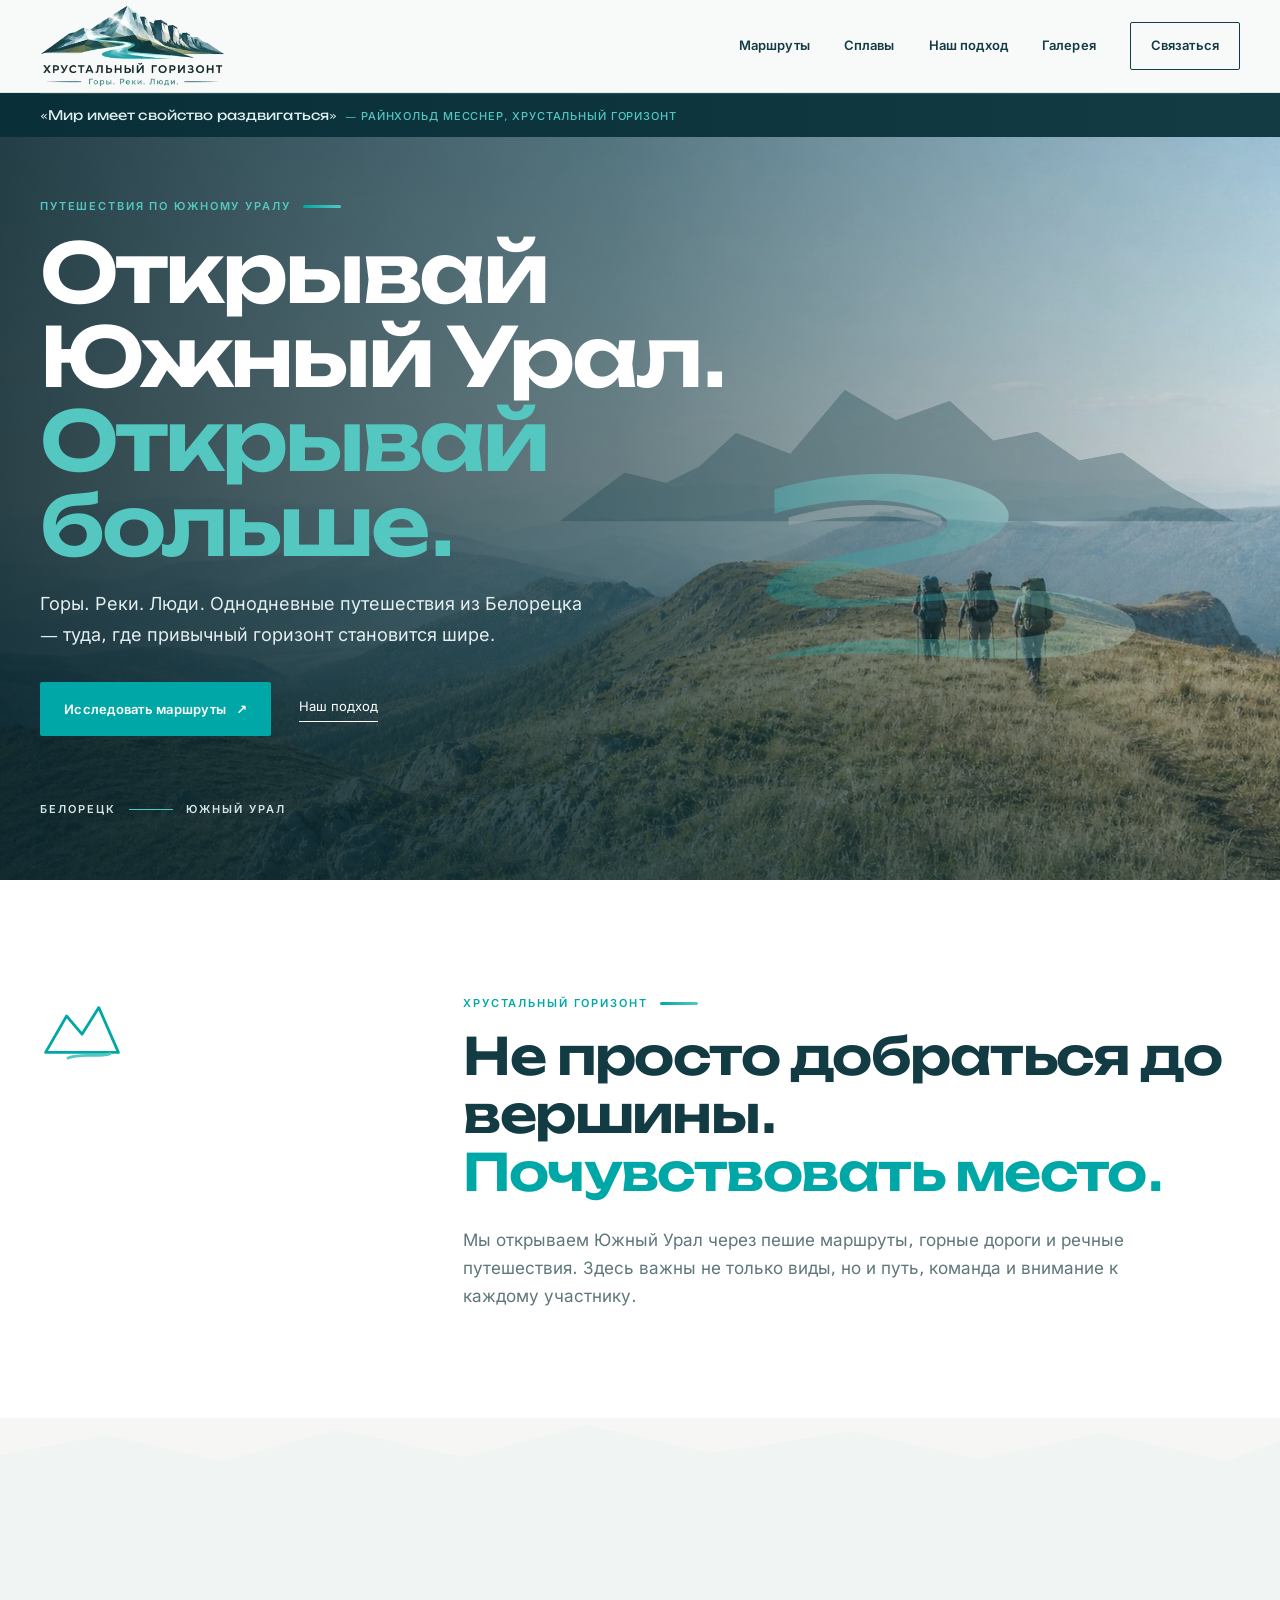
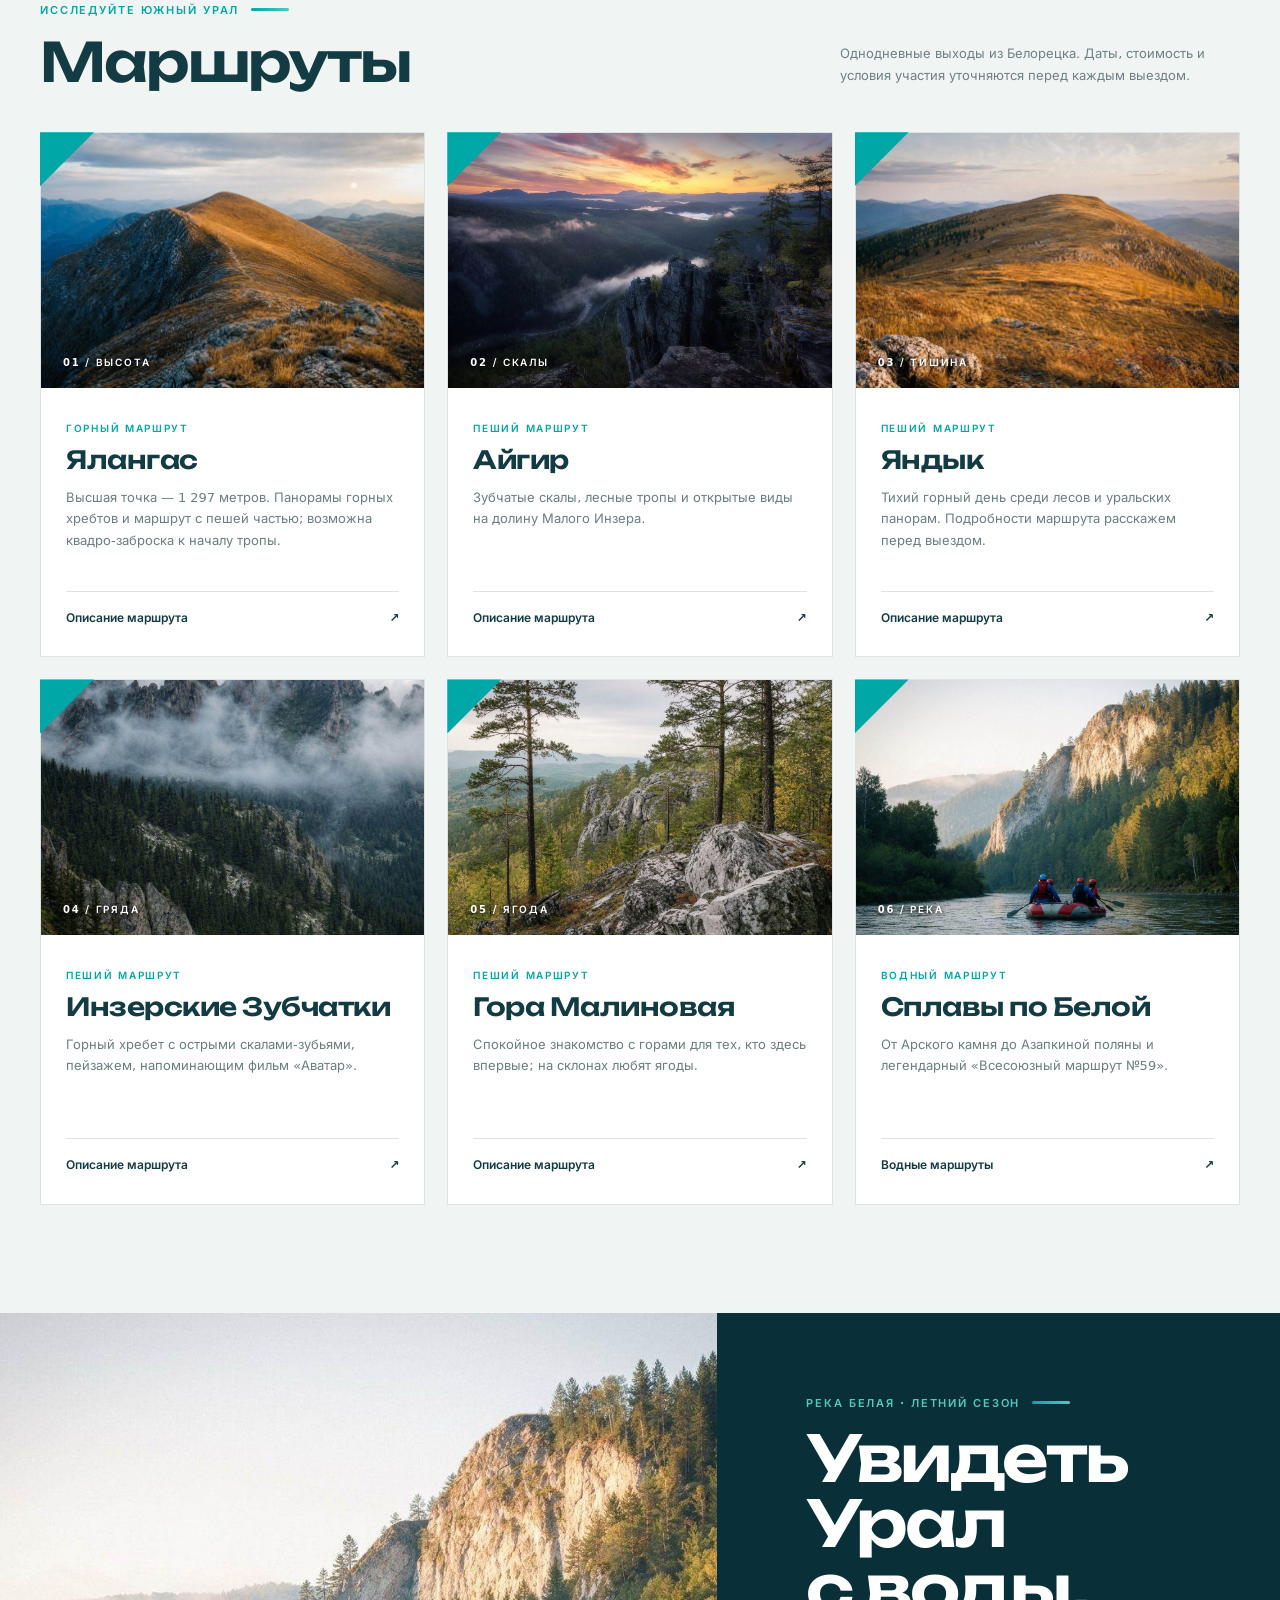
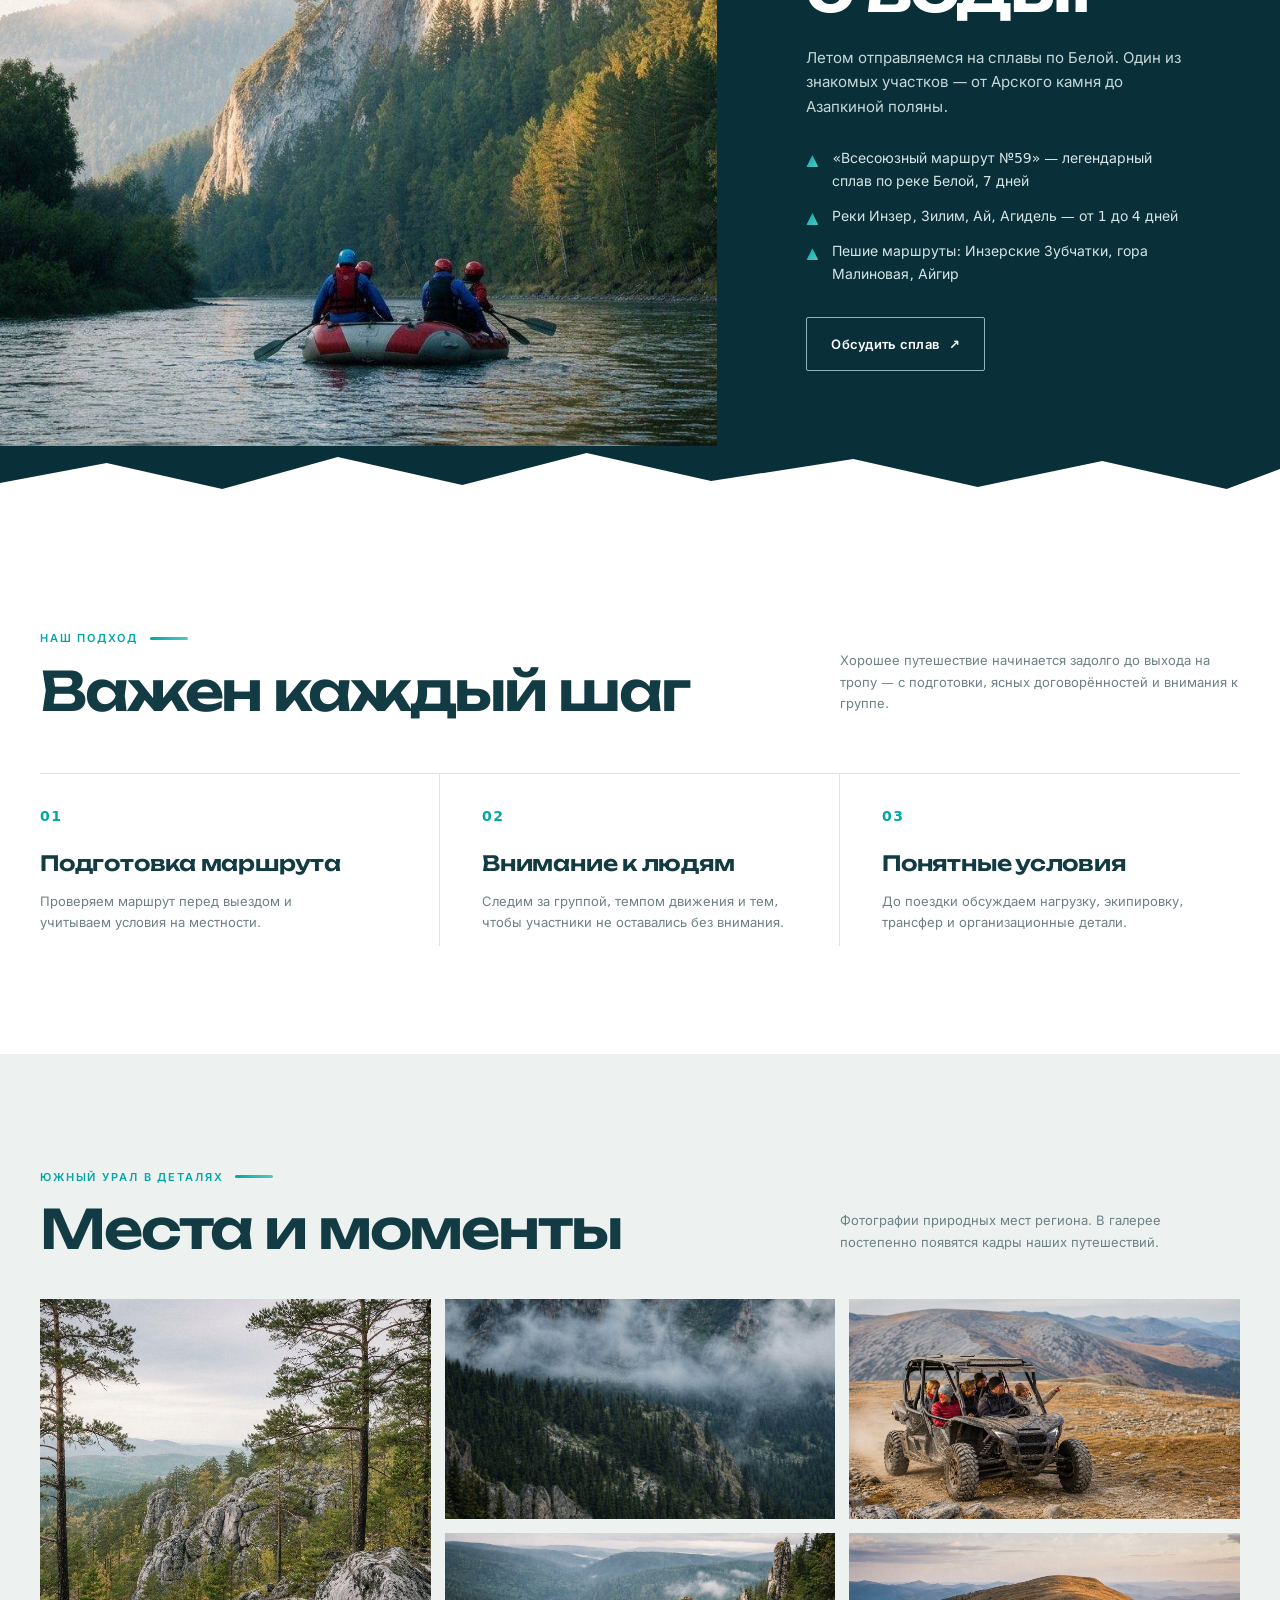
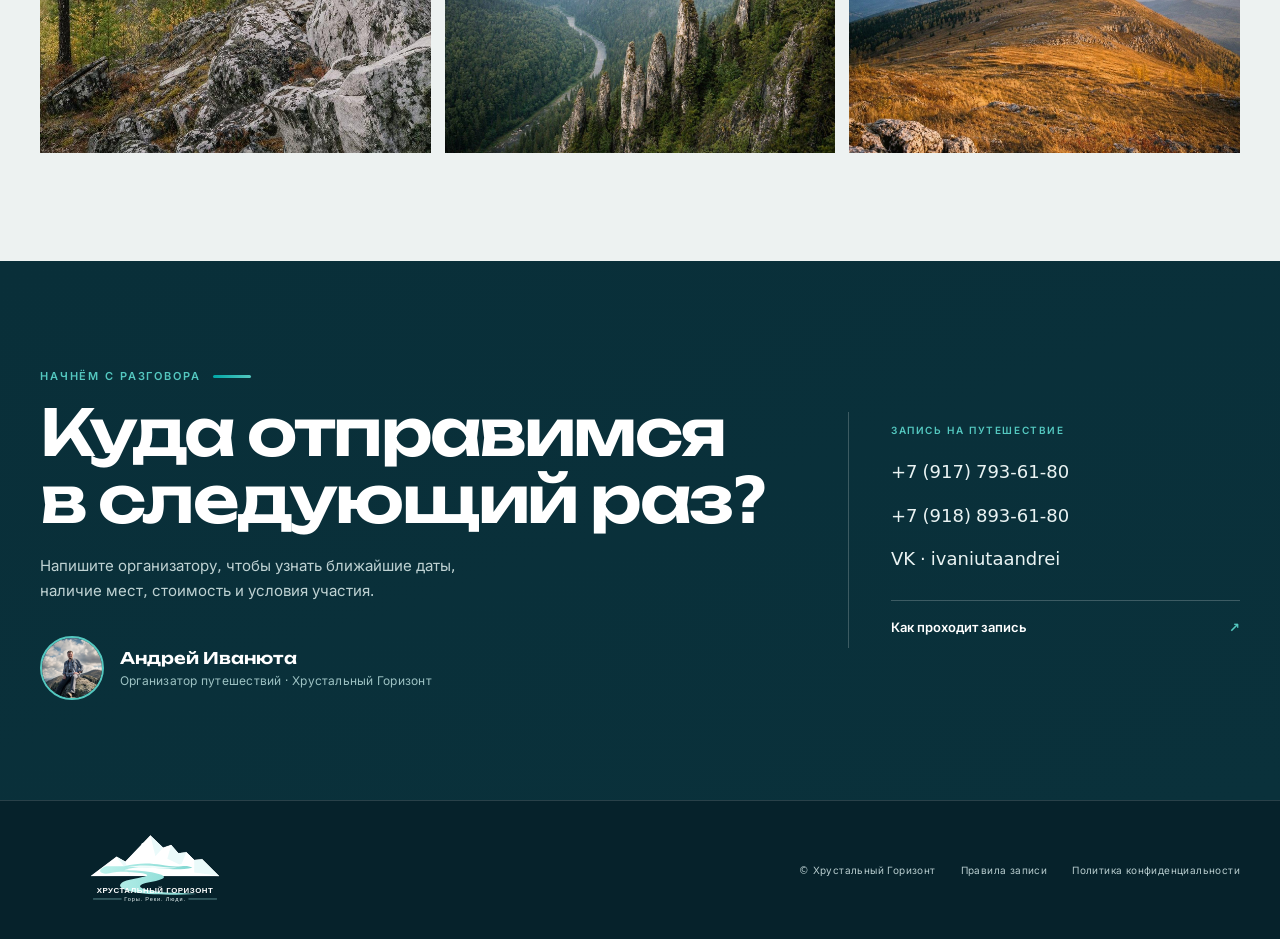
<file: index.html>
<!doctype html>
<html lang="ru">
<head>
  <meta charset="utf-8">
  <meta name="viewport" content="width=device-width, initial-scale=1">
  <title>Хрустальный Горизонт — путешествия по Южному Уралу</title>
  <meta name="description" content="Однодневные походы из Белорецка: Ялангас, Айгир, Яндык. Летние сплавы по реке Белой. Пешие и водные маршруты по Башкирии. Открывай Южный Урал. Открывай больше.">
  <meta name="theme-color" content="#123b43">
  <meta name="robots" content="index,follow">
  <link rel="canonical" href="https://dtm752.github.io/test5/">
  <meta property="og:type" content="website">
  <meta property="og:locale" content="ru_RU">
  <meta property="og:title" content="Хрустальный Горизонт — Горы. Реки. Люди.">
  <meta property="og:description" content="Путешествия по Южному Уралу из Белорецка. Открывай Южный Урал. Открывай больше.">
  <meta property="og:image" content="assets/og-cover.jpg">
  <link rel="icon" href="assets/favicon.svg" type="image/svg+xml">
  <link rel="stylesheet" href="styles.css">
  <script type="application/ld+json">
  {"@context":"https://schema.org","@type":"Organization","name":"Хрустальный Горизонт","description":"Однодневные путешествия по Южному Уралу из Белорецка: Ялангас, Айгир, Яндык и летние сплавы по реке Белой.","areaServed":{"@type":"Place","name":"Белорецк и Южный Урал"},"url":"https://dtm752.github.io/test5/"}
  </script>
</head>
<body>
<a class="skip" href="#main">Перейти к содержанию</a>

<!-- ===== Шапка ===== -->
<header class="header">
  <div class="wrap header-inner">
    <a class="brand" href="#top" aria-label="Хрустальный Горизонт — главная">
      <img src="assets/logo-approved.webp" alt="Хрустальный Горизонт. Горы. Реки. Люди.">
    </a>
    <button class="menu" type="button" aria-expanded="false" aria-controls="nav"><span>Меню</span><span aria-hidden="true">☰</span></button>
    <nav id="nav" aria-label="Основная навигация">
      <a href="#routes">Маршруты</a>
      <a href="#river">Сплавы</a>
      <a href="#about">Наш подход</a>
      <a href="#gallery">Галерея</a>
      <a class="nav-cta" href="#contacts">Связаться</a>
    </nav>
  </div>
</header>
<!-- Цитата в шапке -->
<div class="header-quote">
  <div class="wrap">
    <p>«Мир имеет свойство раздвигаться» <span>— Райнхольд Месснер, Хрустальный Горизонт</span></p>
  </div>
</div>

<main id="main">

  <!-- ===== Hero ===== -->
  <section class="hero" id="top">
    <div class="hero-photo" role="img" aria-label="Горный хребет Южного Урала в утренней дымке"></div>
    <div class="hero-overlay"></div>
    <!-- Знак бренда как часть дизайна: гранёные горы и река из логотипа -->
    <svg class="logo-watermark" viewBox="0 0 1200 470" preserveAspectRatio="xMidYMid meet" aria-hidden="true">
      <defs>
        <linearGradient id="wmDark" x1="0" y1="0" x2="1" y2="1"><stop stop-color="#0a323c"/><stop offset="1" stop-color="#0d3c46"/></linearGradient>
        <linearGradient id="wmRiver" x1="0" y1="0" x2="1" y2="0"><stop stop-color="#00a7a7"/><stop offset=".55" stop-color="#54c8c0"/><stop offset="1" stop-color="#d8f3ed"/></linearGradient>
      </defs>
      <g transform="translate(0 5)">
        <path d="M75 250 176 174 260 195 350 112 435 145 520 45 600 92 684 62 752 124 821 110 886 155 953 143 1032 198 1128 250Z" fill="url(#wmDark)"/>
        <path d="m75 250 101-76 84 21 90-83 85 33 85-100 80 47 84-30 68 62 69-14 65 45 67-12 79 55-147-4-70-34-91 24-83-37-90 25-84-32-82 40-96-14-86 43Z" fill="#0c3742"/>
        <path d="M410 238c88-25 168-27 228-10 55 15 57 34 8 48-54 15-128 22-195 43-42 13-65 31-49 47 24 24 111 22 198 13 111-11 184-8 233 6 36 11 42 23 19 34-33 16-116 17-198 15-108-2-208 10-260 32 96-12 191-11 281-5 119 8 227 3 278-22 37-18 26-44-31-63-70-23-170-22-277-11-89 9-153 10-171-2-13-9 5-18 43-29 75-21 164-30 214-50 67-27 58-67-18-91-85-27-211-20-303 7Z" fill="url(#wmRiver)"/>
        <path d="M432 244c79-23 160-25 215-9 25 7 31 15 20 23-25-13-80-18-130-15-40 2-75 7-105 13Z" fill="#f4f1e8" opacity=".6"/>
      </g>
    </svg>
    <div class="wrap hero-inner">
      <p class="eyebrow light">Путешествия по Южному Уралу</p>
      <h1>Открывай Южный Урал.<br><em>Открывай больше.</em></h1>
      <p class="hero-sub">Горы. Реки. Люди. Однодневные путешествия из Белорецка — туда, где привычный горизонт становится шире.</p>
      <div class="hero-actions">
        <a class="btn btn-primary" href="#routes">Исследовать маршруты <span aria-hidden="true">↗</span></a>
        <a class="text-link light-link" href="#about">Наш подход</a>
      </div>
      <div class="hero-signature"><span>Белорецк</span><i></i><span>Южный Урал</span></div>
    </div>
  </section>

  <!-- ===== Intro ===== -->
  <section class="section intro">
    <div class="wrap intro-grid">
      <div class="intro-mark">
        <svg viewBox="0 0 120 120" aria-hidden="true">
          <polygon points="8,92 38,40 60,66 84,28 112,92" fill="none" stroke="#00a7a7" stroke-width="4" stroke-linejoin="round"/>
          <path d="M40 100 C 60 92 80 100 100 94" fill="none" stroke="#54c8c0" stroke-width="4" stroke-linecap="round"/>
        </svg>
      </div>
      <div>
        <p class="eyebrow">Хрустальный Горизонт</p>
        <h2>Не просто добраться до вершины.<br><em>Почувствовать место.</em></h2>
        <p class="intro-copy">Мы открываем Южный Урал через пешие маршруты, горные дороги и речные путешествия. Здесь важны не только виды, но и путь, команда и внимание к каждому участнику.</p>
      </div>
    </div>
  </section>

  <!-- гранёный разделитель -->
  <div class="ridge" aria-hidden="true">
    <svg viewBox="0 0 1440 70" preserveAspectRatio="none"><path d="M0 70 0 38 120 18 250 44 380 12 520 40 660 8 800 36 960 14 1100 42 1240 16 1380 44 1440 24 1440 70Z" fill="#f0f4f3"/></svg>
  </div>

  <!-- ===== Маршруты ===== -->
  <section class="section routes" id="routes">
    <div class="wrap">
      <div class="section-head">
        <div>
          <p class="eyebrow">Исследуйте Южный Урал</p>
          <h2>Маршруты</h2>
        </div>
        <p class="section-note">Однодневные выходы из Белорецка. Даты, стоимость и условия участия уточняются перед каждым выездом.</p>
      </div>
      <div class="route-grid">
        <article class="route-card">
          <a class="route-image" href="pages/marshrut-yalangas.html">
            <img src="assets/img/yalangas-ridge.jpg" alt="Горный хребет Ялангас — скальные гребни Южного Урала" loading="lazy">
            <span class="image-index">01 / ВЫСОТА</span>
          </a>
          <div class="route-info">
            <p class="eyebrow">Горный маршрут</p>
            <h3>Ялангас</h3>
            <p>Высшая точка — 1 297 метров. Панорамы горных хребтов и маршрут с пешей частью; возможна квадро-заброска к началу тропы.</p>
            <a class="arrow-link" href="pages/marshrut-yalangas.html">Описание маршрута <span>↗</span></a>
          </div>
        </article>
        <article class="route-card">
          <a class="route-image" href="pages/marshrut-aigir.html">
            <img src="assets/img/aigir-new.jpg" alt="Горные скалы Айгира в Белорецком районе" loading="lazy">
            <span class="image-index">02 / СКАЛЫ</span>
          </a>
          <div class="route-info">
            <p class="eyebrow">Пеший маршрут</p>
            <h3>Айгир</h3>
            <p>Зубчатые скалы, лесные тропы и открытые виды на долину Малого Инзера.</p>
            <a class="arrow-link" href="pages/marshrut-aigir.html">Описание маршрута <span>↗</span></a>
          </div>
        </article>
        <article class="route-card">
          <a class="route-image" href="pages/marshrut-yandyk.html">
            <img src="assets/img/yandyk.jpg" alt="Лесистый горный массив Яндыка" loading="lazy">
            <span class="image-index">03 / ТИШИНА</span>
          </a>
          <div class="route-info">
            <p class="eyebrow">Пеший маршрут</p>
            <h3>Яндык</h3>
            <p>Тихий горный день среди лесов и уральских панорам. Подробности маршрута расскажем перед выездом.</p>
            <a class="arrow-link" href="pages/marshrut-yandyk.html">Описание маршрута <span>↗</span></a>
          </div>
        </article>
        <article class="route-card">
          <a class="route-image" href="pages/marshrut-zubchatki.html">
            <img src="assets/img/zubchatki.jpg" alt="Инзерские Зубчатки — острые скальные гряды" loading="lazy">
            <span class="image-index">04 / ГРЯДА</span>
          </a>
          <div class="route-info">
            <p class="eyebrow">Пеший маршрут</p>
            <h3>Инзерские Зубчатки</h3>
            <p>Горный хребет с острыми скалами-зубьями, пейзажем, напоминающим фильм «Аватар».</p>
            <a class="arrow-link" href="pages/marshrut-zubchatki.html">Описание маршрута <span>↗</span></a>
          </div>
        </article>
        <article class="route-card">
          <a class="route-image" href="pages/marshrut-malinovaya.html">
            <img src="assets/img/malinovaya.jpg" alt="Гора Малиновая" loading="lazy">
            <span class="image-index">05 / ЯГОДА</span>
          </a>
          <div class="route-info">
            <p class="eyebrow">Пеший маршрут</p>
            <h3>Гора Малиновая</h3>
            <p>Спокойное знакомство с горами для тех, кто здесь впервые; на склонах любят ягоды.</p>
            <a class="arrow-link" href="pages/marshrut-malinovaya.html">Описание маршрута <span>↗</span></a>
          </div>
        </article>
        <article class="route-card">
          <a class="route-image" href="pages/marshrut-voda.html">
            <img src="assets/img/rafting.jpg" alt="Сплав по реке Белой в Башкирии" loading="lazy">
            <span class="image-index">06 / РЕКА</span>
          </a>
          <div class="route-info">
            <p class="eyebrow">Водный маршрут</p>
            <h3>Сплавы по Белой</h3>
            <p>От Арского камня до Азапкиной поляны и легендарный «Всесоюзный маршрут №59».</p>
            <a class="arrow-link" href="pages/marshrut-voda.html">Водные маршруты <span>↗</span></a>
          </div>
        </article>
      </div>
    </div>
  </section>

  <!-- ===== Сплавы / Водные маршруты ===== -->
  <section class="river-section" id="river">
    <div class="river-image">
      <img src="assets/img/rafting.jpg" alt="Сплав по реке Белой в Башкирии" loading="lazy">
    </div>
    <div class="river-copy">
      <p class="eyebrow light">Река Белая · летний сезон</p>
      <h2>Увидеть Урал<br>с воды.</h2>
      <p>Летом отправляемся на сплавы по Белой. Один из знакомых участков — от Арского камня до Азапкиной поляны.</p>
      <ul class="water-list">
        <li>«Всесоюзный маршрут №59» — легендарный сплав по реке Белой, 7 дней</li>
        <li>Реки Инзер, Зилим, Ай, Агидель — от 1 до 4 дней</li>
        <li>Пешие маршруты: Инзерские Зубчатки, гора Малиновая, Айгир</li>
      </ul>
      <a class="btn btn-outline" href="#contacts">Обсудить сплав <span aria-hidden="true">↗</span></a>
    </div>
  </section>

  <!-- гранёный разделитель -->
  <div class="ridge ridge-teal" aria-hidden="true">
    <svg viewBox="0 0 1440 70" preserveAspectRatio="none"><path d="M0 70 0 38 120 18 250 44 380 12 520 40 660 8 800 36 960 14 1100 42 1240 16 1380 44 1440 24 1440 70Z" fill="#ffffff"/></svg>
  </div>

  <!-- ===== Наш подход ===== -->
  <section class="section values" id="about">
    <div class="wrap">
      <div class="section-head">
        <div>
          <p class="eyebrow">Наш подход</p>
          <h2>Важен каждый шаг</h2>
        </div>
        <p class="section-note">Хорошее путешествие начинается задолго до выхода на тропу — с подготовки, ясных договорённостей и внимания к группе.</p>
      </div>
      <div class="value-grid">
        <article>
          <span class="value-num">01</span>
          <h3>Подготовка маршрута</h3>
          <p>Проверяем маршрут перед выездом и учитываем условия на местности.</p>
        </article>
        <article>
          <span class="value-num">02</span>
          <h3>Внимание к людям</h3>
          <p>Следим за группой, темпом движения и тем, чтобы участники не оставались без внимания.</p>
        </article>
        <article>
          <span class="value-num">03</span>
          <h3>Понятные условия</h3>
          <p>До поездки обсуждаем нагрузку, экипировку, трансфер и организационные детали.</p>
        </article>
      </div>
    </div>
  </section>

  <!-- ===== Галерея ===== -->
  <section class="section gallery" id="gallery">
    <div class="wrap">
      <div class="section-head">
        <div>
          <p class="eyebrow">Южный Урал в деталях</p>
          <h2>Места и моменты</h2>
        </div>
        <p class="section-note">Фотографии природных мест региона. В галерее постепенно появятся кадры наших путешествий.</p>
      </div>
      <div class="gallery-grid">
        <figure class="g-tall"><img src="assets/img/malinovaya.jpg" alt="Гора Малиновая" loading="lazy"></figure>
        <figure><img src="assets/img/zubchatki.jpg" alt="Инзерские Зубчатки" loading="lazy"></figure>
        <figure><img src="assets/img/quad-passengers.jpg" alt="Заброска на квадроцикле" loading="lazy"></figure>
        <figure><img src="assets/img/aigir.jpg" alt="Скалы Айгира" loading="lazy"></figure>
        <figure><img src="assets/img/yandyk.jpg" alt="Леса Яндыка" loading="lazy"></figure>
      </div>
    </div>
  </section>

  <!-- ===== Контакты ===== -->
  <section class="contact-section" id="contacts">
    <div class="wrap contact-inner">
      <div>
        <p class="eyebrow light">Начнём с разговора</p>
        <h2>Куда отправимся<br>в следующий раз?</h2>
        <p>Напишите организатору, чтобы узнать ближайшие даты, наличие мест, стоимость и условия участия.</p>
        <div class="organizer">
          <img src="assets/img/guide-andrey.jpg" alt="Андрей Иванюта, организатор походов">
          <div>
            <span class="organizer-name">Андрей Иванюта</span>
            <span class="organizer-role">Организатор путешествий · Хрустальный Горизонт</span>
          </div>
        </div>
      </div>
      <div class="contact-panel">
        <span class="contact-label">Запись на путешествие</span>
        <ul class="contact-lines">
          <li><a href="tel:+79177936180">+7 (917) 793-61-80</a></li>
          <li><a href="tel:+79188936180">+7 (918) 893-61-80</a></li>
          <li><a href="https://vk.ru/ivaniutaandrei" target="_blank" rel="noopener">VK · ivaniutaandrei</a></li>
        </ul>
        <a class="contact-doc" href="pages/booking.html">Как проходит запись <span>↗</span></a>
      </div>
    </div>
  </section>

</main>

<footer>
  <div class="wrap footer-inner">
    <a class="footer-brand" href="#top"><img src="assets/logo-light.svg" alt="Хрустальный Горизонт"></a>
    <div class="footer-links">
      <span>© Хрустальный Горизонт</span>
      <a href="pages/booking.html">Правила записи</a>
      <a href="pages/privacy.html">Политика конфиденциальности</a>
    </div>
  </div>
</footer>

<script src="script.js" defer></script>
</body>
</html>
</file>
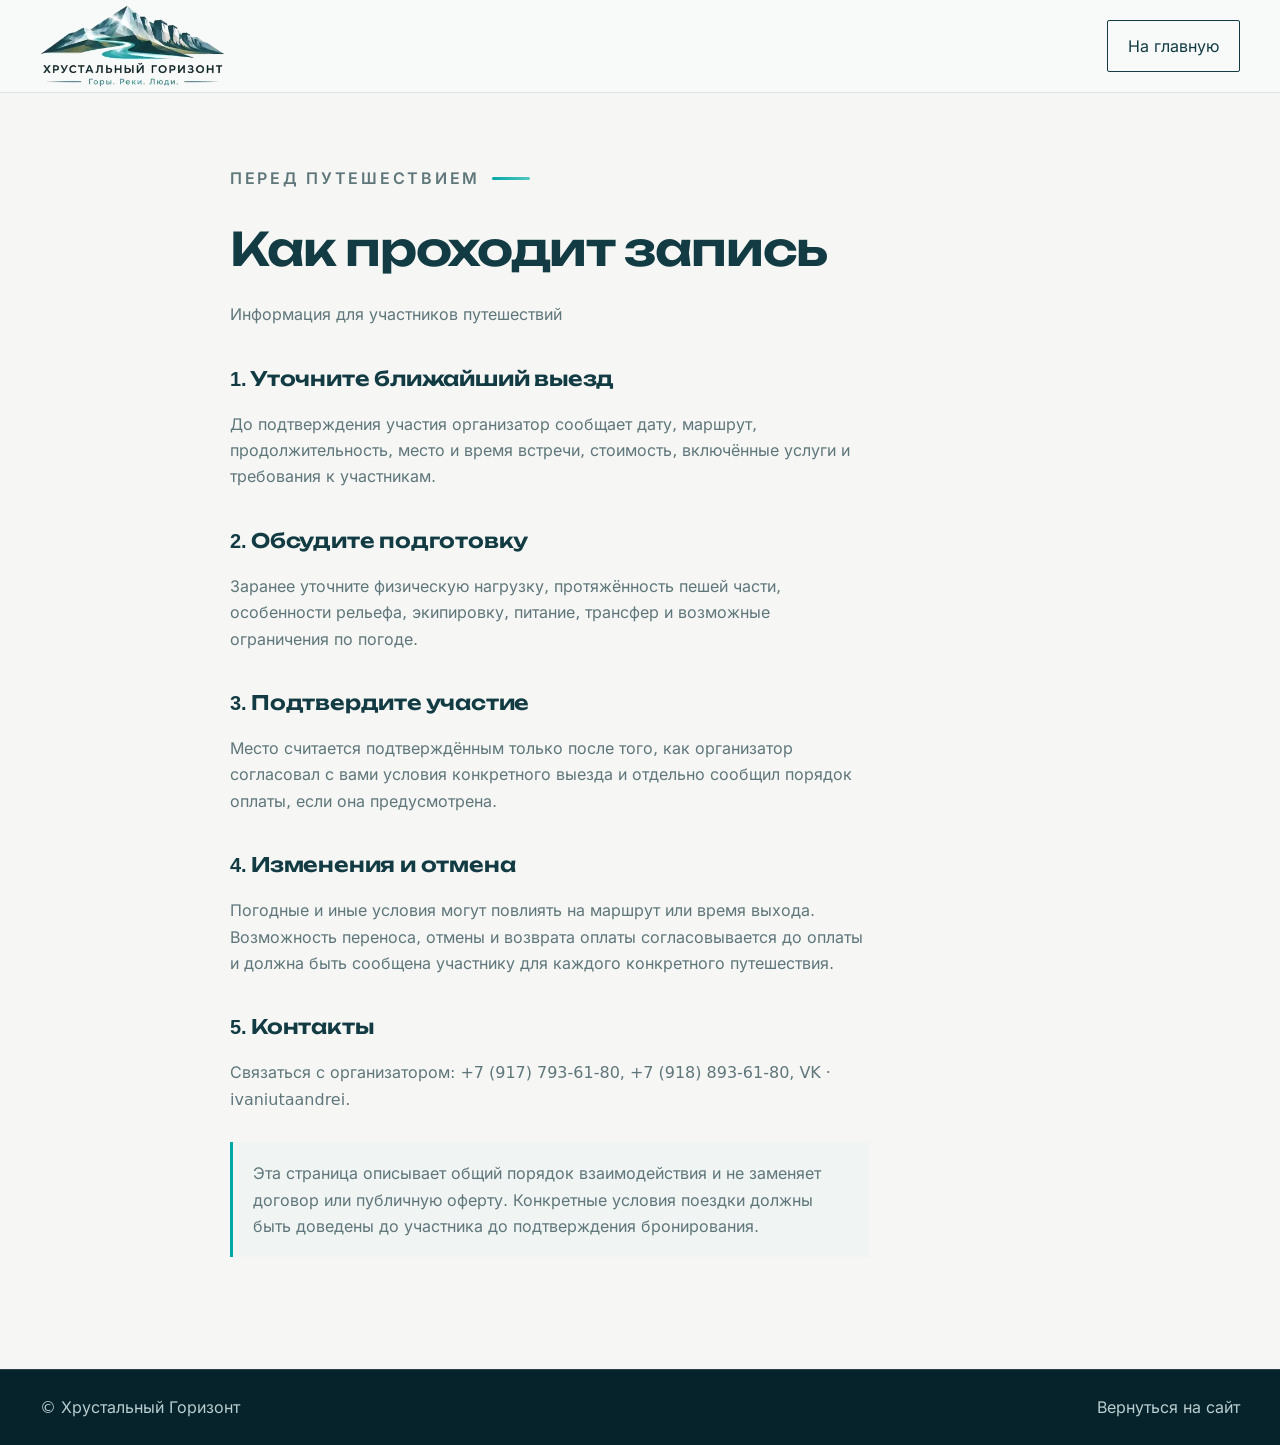
<file: pages/booking.html>
<!doctype html>
<html lang="ru"><head><meta charset="utf-8"><meta name="viewport" content="width=device-width,initial-scale=1"><title>Правила записи — Хрустальный Горизонт</title><meta name="robots" content="index,follow"><link rel="icon" href="../assets/favicon.svg" type="image/svg+xml"><link rel="stylesheet" href="../styles.css"><style>
.legal.wrap{max-width:820px;padding:72px 0 96px}
.legal h1{font-family:'Unbounded',Inter,sans-serif;font-weight:600;font-size:clamp(30px,4.5vw,46px);letter-spacing:-.03em;margin:6px 0 14px}
.legal h2{font-family:'Unbounded',Inter,sans-serif;font-weight:600;font-size:20px;margin:34px 0 8px;letter-spacing:-.01em}
.legal p{color:#5f767a;font-size:16px;max-width:640px}
.legal-updated{color:var(--muted);font-size:13px;margin:0 0 10px}
.legal-warning{margin-top:30px;padding:18px 20px;background:#f0f4f3;border-left:3px solid var(--teal);font-size:14px}
</style></head>
<body>
<header class="header"><div class="wrap header-inner"><a class="brand" href="../index.html"><img src="../assets/logo-approved.webp" alt="Хрустальный Горизонт"></a><a class="nav-cta" href="../index.html">На главную</a></div></header>
<main class="legal wrap">
<p class="eyebrow">Перед путешествием</p>
<h1>Как проходит запись</h1>
<p class="legal-updated">Информация для участников путешествий</p>
<h2>1. Уточните ближайший выезд</h2>
<p>До подтверждения участия организатор сообщает дату, маршрут, продолжительность, место и время встречи, стоимость, включённые услуги и требования к участникам.</p>
<h2>2. Обсудите подготовку</h2>
<p>Заранее уточните физическую нагрузку, протяжённость пешей части, особенности рельефа, экипировку, питание, трансфер и возможные ограничения по погоде.</p>
<h2>3. Подтвердите участие</h2>
<p>Место считается подтверждённым только после того, как организатор согласовал с вами условия конкретного выезда и отдельно сообщил порядок оплаты, если она предусмотрена.</p>
<h2>4. Изменения и отмена</h2>
<p>Погодные и иные условия могут повлиять на маршрут или время выхода. Возможность переноса, отмены и возврата оплаты согласовывается до оплаты и должна быть сообщена участнику для каждого конкретного путешествия.</p>
<h2>5. Контакты</h2>
<p>Связаться с организатором: <a href="tel:+79177936180">+7 (917) 793-61-80</a>, <a href="tel:+79188936180">+7 (918) 893-61-80</a>, <a href="https://vk.ru/ivaniutaandrei" target="_blank" rel="noopener">VK · ivaniutaandrei</a>.</p>
<p class="legal-warning">Эта страница описывает общий порядок взаимодействия и не заменяет договор или публичную оферту. Конкретные условия поездки должны быть доведены до участника до подтверждения бронирования.</p>
</main>
<footer><div class="wrap footer-inner"><span>© Хрустальный Горизонт</span><a href="../index.html">Вернуться на сайт</a></div></footer>
</body></html>
</file>
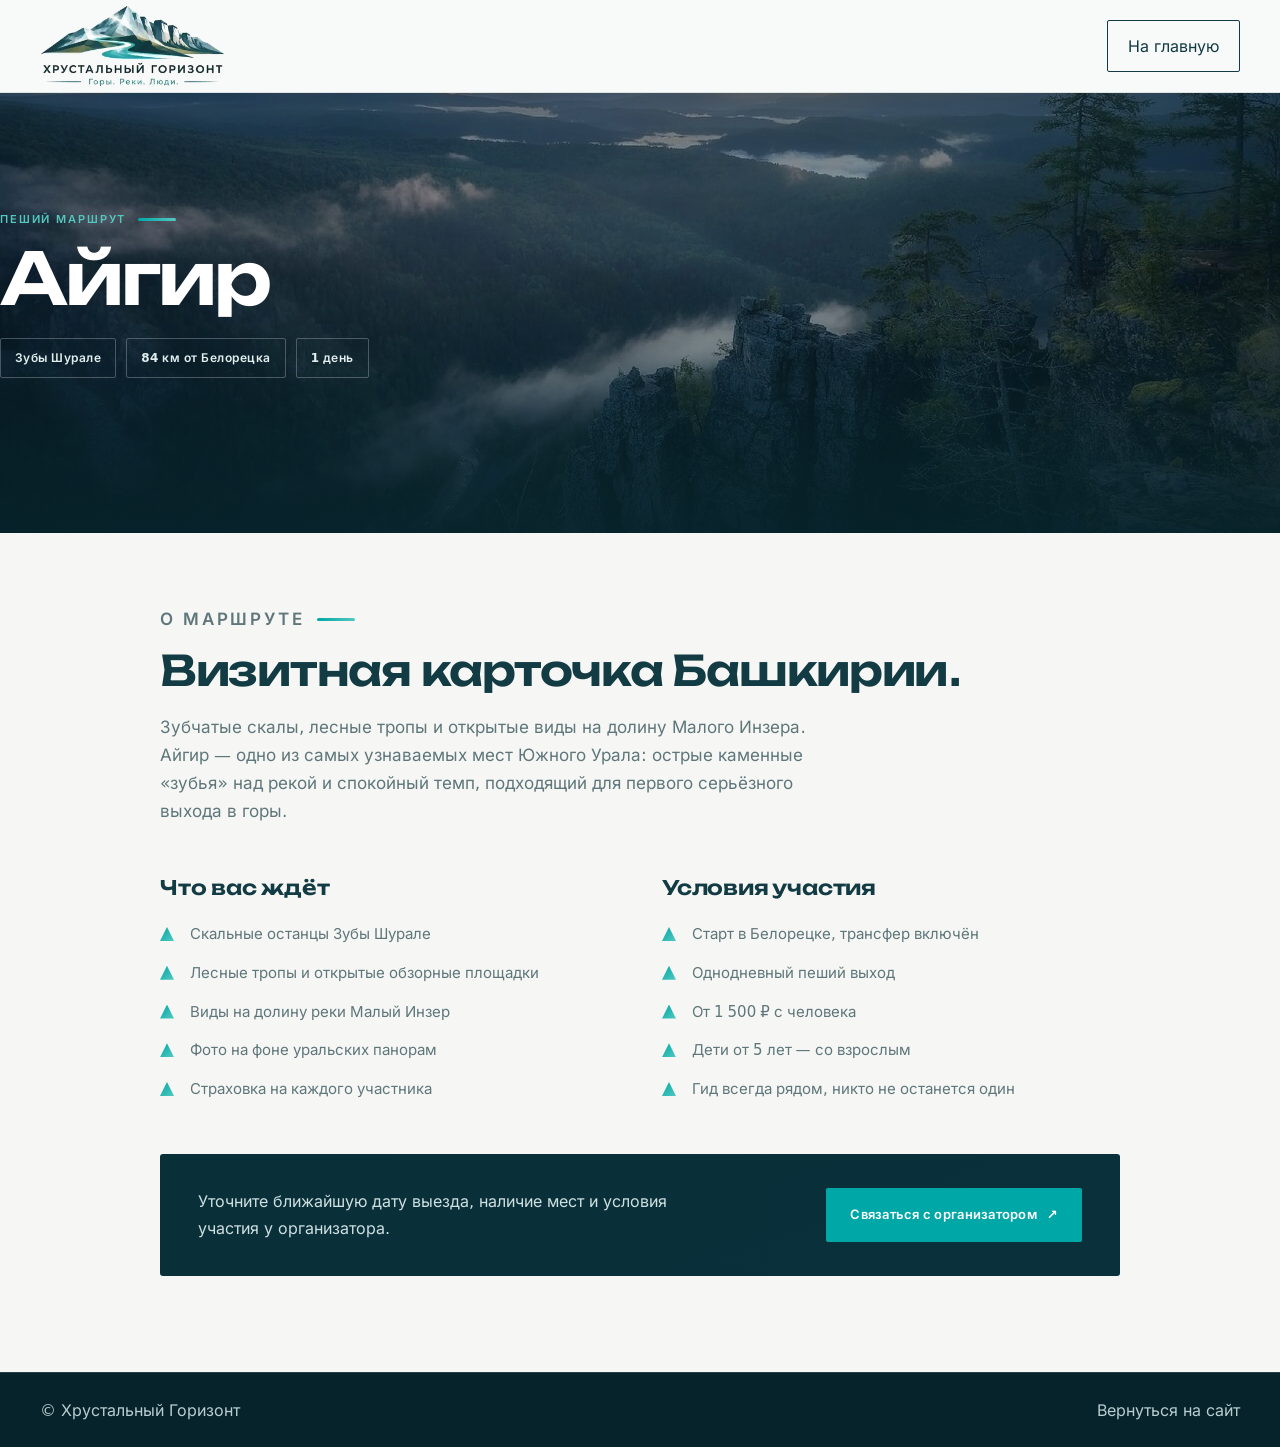
<file: pages/marshrut-aigir.html>
<!doctype html>
<html lang="ru"><head><meta charset="utf-8"><meta name="viewport" content="width=device-width,initial-scale=1">
<title>Айгир — маршрут · Хрустальный Горизонт</title>
<meta name="description" content="Айгир, Зубы Шурале — однодневный пеший маршрут из Белорецка. Зубчатые скалы и виды на долину Малого Инзера.">
<meta name="robots" content="index,follow">
<link rel="icon" href="../assets/favicon.svg" type="image/svg+xml">
<link rel="stylesheet" href="../styles.css">
</head><body>
<header class="header"><div class="wrap header-inner">
  <a class="brand" href="../index.html"><img src="../assets/logo-approved.webp" alt="Хрустальный Горизонт"></a>
  <a class="nav-cta" href="../index.html">На главную</a>
</div></header>

<section class="route-hero" style="background-image:url('../assets/img/aigir-new.jpg')">
  <div class="route-hero-overlay"></div>
  <div class="wrap route-hero-inner">
    <p class="eyebrow light">Пеший маршрут</p>
    <h1>Айгир</h1>
    <ul class="route-meta">
      <li>Зубы Шурале</li>
      <li>84 км от Белорецка</li>
      <li>1 день</li>
    </ul>
  </div>
</section>

<main class="route-body wrap">
  <div class="route-lead">
    <p class="eyebrow">О маршруте</p>
    <h2>Визитная карточка Башкирии.</h2>
    <p>Зубчатые скалы, лесные тропы и открытые виды на долину Малого Инзера. Айгир — одно из самых узнаваемых мест Южного Урала: острые каменные «зубья» над рекой и спокойный темп, подходящий для первого серьёзного выхода в горы.</p>
  </div>
  <div class="route-cols">
    <div>
      <h3>Что вас ждёт</h3>
      <ul class="tick">
        <li>Скальные останцы Зубы Шурале</li>
        <li>Лесные тропы и открытые обзорные площадки</li>
        <li>Виды на долину реки Малый Инзер</li>
        <li>Фото на фоне уральских панорам</li>
        <li>Страховка на каждого участника</li>
      </ul>
    </div>
    <div>
      <h3>Условия участия</h3>
      <ul class="tick">
        <li>Старт в Белорецке, трансфер включён</li>
        <li>Однодневный пеший выход</li>
        <li>От 1 500 ₽ с человека</li>
        <li>Дети от 5 лет — со взрослым</li>
        <li>Гид всегда рядом, никто не останется один</li>
      </ul>
    </div>
  </div>
  <div class="route-cta">
    <p>Уточните ближайшую дату выезда, наличие мест и условия участия у организатора.</p>
    <a class="btn btn-primary" href="../index.html#contacts">Связаться с организатором <span aria-hidden="true">↗</span></a>
  </div>
</main>

<footer><div class="wrap footer-inner"><span>© Хрустальный Горизонт</span><a href="../index.html">Вернуться на сайт</a></div></footer>
</body></html>
</file>
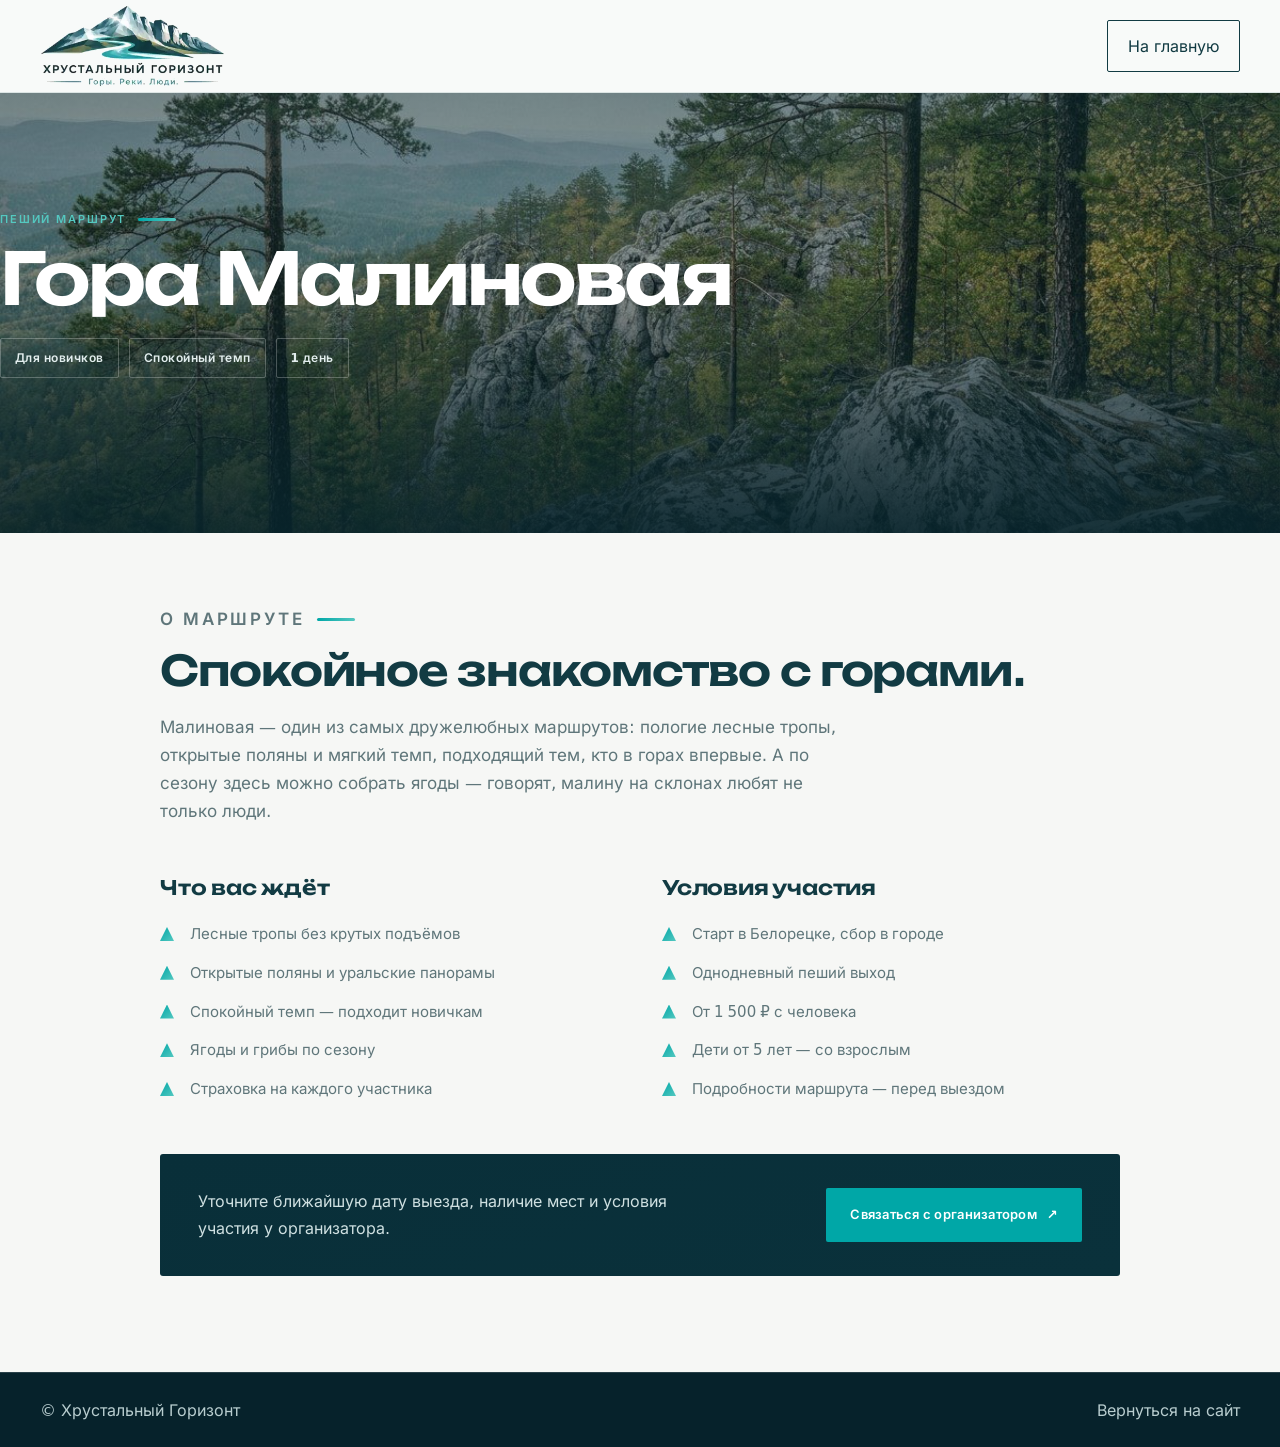
<file: pages/marshrut-malinovaya.html>
<!doctype html>
<html lang="ru"><head><meta charset="utf-8"><meta name="viewport" content="width=device-width,initial-scale=1">
<title>Гора Малиновая — маршрут · Хрустальный Горизонт</title>
<meta name="description" content="Гора Малиновая — спокойное знакомство с горами для начинающих. Лесные тропы, ягоды по сезону, уральские панорамы.">
<meta name="robots" content="index,follow">
<link rel="icon" href="../assets/favicon.svg" type="image/svg+xml">
<link rel="stylesheet" href="../styles.css">
</head><body>
<header class="header"><div class="wrap header-inner">
  <a class="brand" href="../index.html"><img src="../assets/logo-approved.webp" alt="Хрустальный Горизонт"></a>
  <a class="nav-cta" href="../index.html">На главную</a>
</div></header>

<section class="route-hero" style="background-image:url('../assets/img/malinovaya.jpg')">
  <div class="route-hero-overlay"></div>
  <div class="wrap route-hero-inner">
    <p class="eyebrow light">Пеший маршрут</p>
    <h1>Гора Малиновая</h1>
    <ul class="route-meta">
      <li>Для новичков</li>
      <li>Спокойный темп</li>
      <li>1 день</li>
    </ul>
  </div>
</section>

<main class="route-body wrap">
  <div class="route-lead">
    <p class="eyebrow">О маршруте</p>
    <h2>Спокойное знакомство с горами.</h2>
    <p>Малиновая — один из самых дружелюбных маршрутов: пологие лесные тропы, открытые поляны и мягкий темп, подходящий тем, кто в горах впервые. А по сезону здесь можно собрать ягоды — говорят, малину на склонах любят не только люди.</p>
  </div>
  <div class="route-cols">
    <div>
      <h3>Что вас ждёт</h3>
      <ul class="tick">
        <li>Лесные тропы без крутых подъёмов</li>
        <li>Открытые поляны и уральские панорамы</li>
        <li>Спокойный темп — подходит новичкам</li>
        <li>Ягоды и грибы по сезону</li>
        <li>Страховка на каждого участника</li>
      </ul>
    </div>
    <div>
      <h3>Условия участия</h3>
      <ul class="tick">
        <li>Старт в Белорецке, сбор в городе</li>
        <li>Однодневный пеший выход</li>
        <li>От 1 500 ₽ с человека</li>
        <li>Дети от 5 лет — со взрослым</li>
        <li>Подробности маршрута — перед выездом</li>
      </ul>
    </div>
  </div>
  <div class="route-cta">
    <p>Уточните ближайшую дату выезда, наличие мест и условия участия у организатора.</p>
    <a class="btn btn-primary" href="../index.html#contacts">Связаться с организатором <span aria-hidden="true">↗</span></a>
  </div>
</main>

<footer><div class="wrap footer-inner"><span>© Хрустальный Горизонт</span><a href="../index.html">Вернуться на сайт</a></div></footer>
</body></html>
</file>
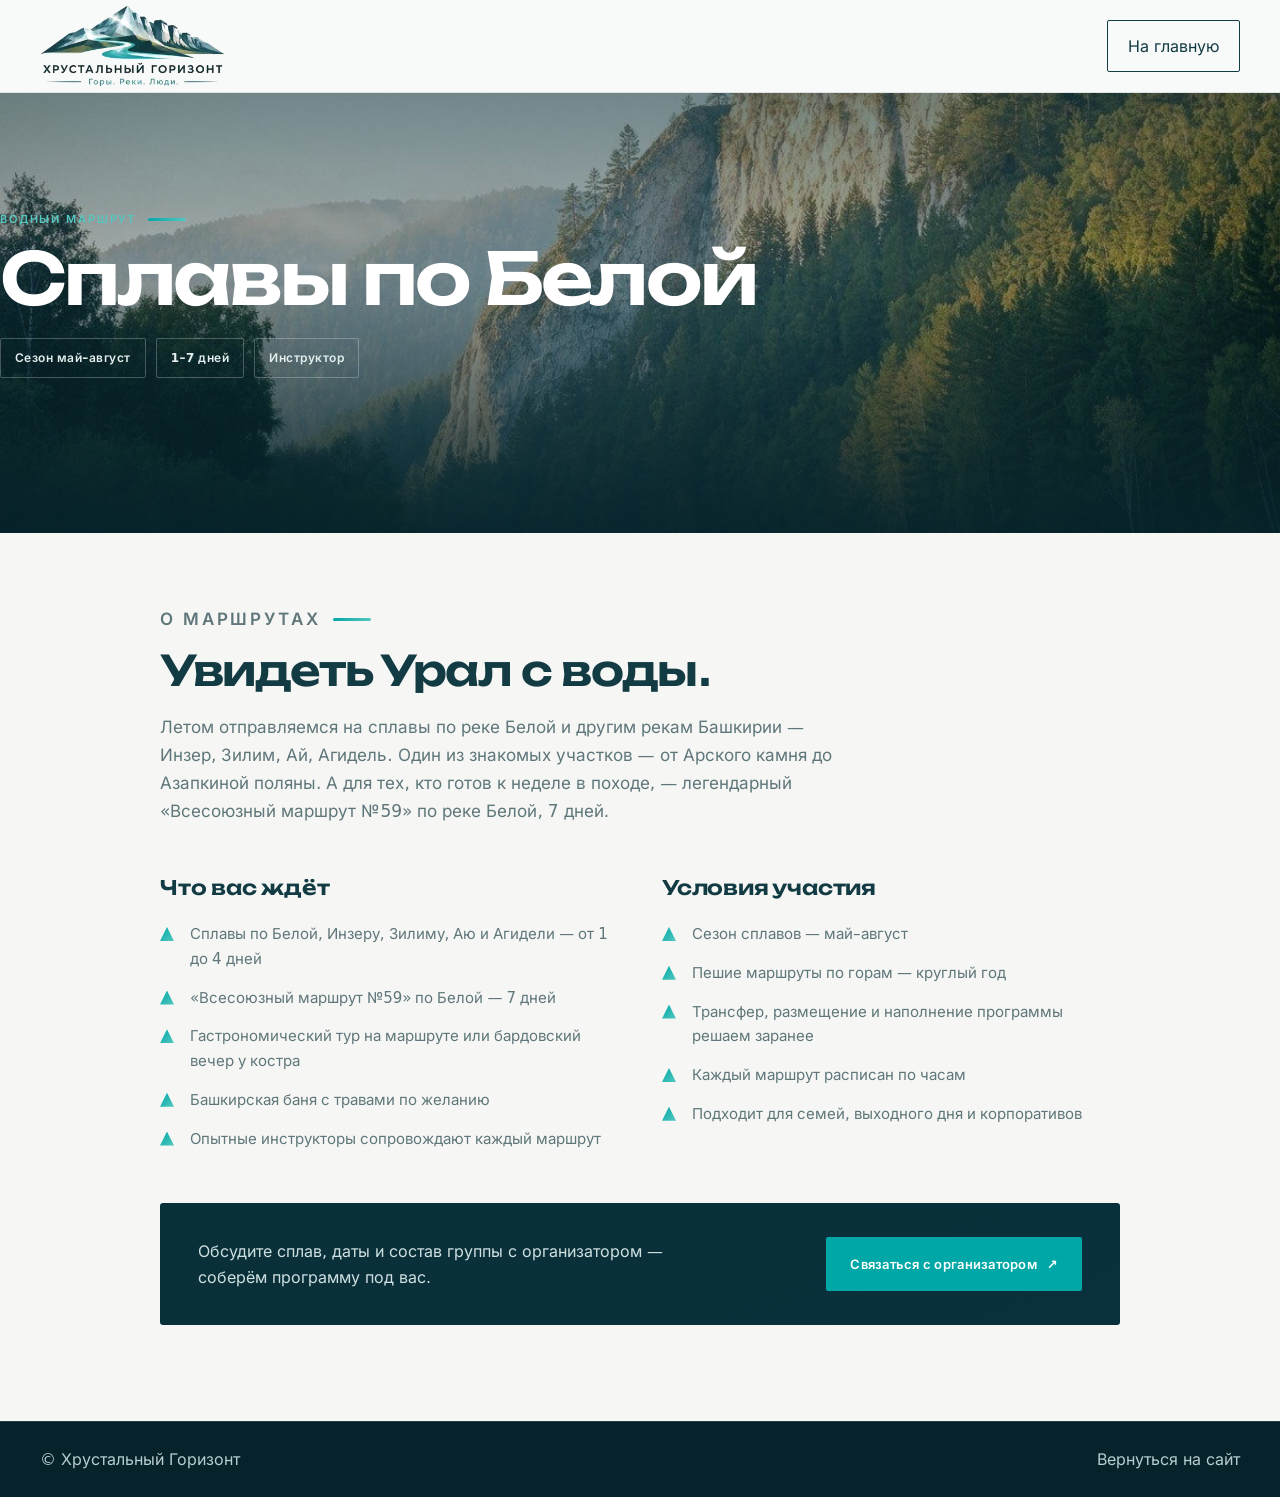
<file: pages/marshrut-voda.html>
<!doctype html>
<html lang="ru"><head><meta charset="utf-8"><meta name="viewport" content="width=device-width,initial-scale=1">
<title>Сплавы по Белой — водные маршруты · Хрустальный Горизонт</title>
<meta name="description" content="Водные маршруты по Башкирии: сплавы по Белой, Инзеру, Зилиму, Аю и Агидели. Легендарный «Всесоюзный маршрут №59» — 7 дней.">
<meta name="robots" content="index,follow">
<link rel="icon" href="../assets/favicon.svg" type="image/svg+xml">
<link rel="stylesheet" href="../styles.css">
</head><body>
<header class="header"><div class="wrap header-inner">
  <a class="brand" href="../index.html"><img src="../assets/logo-approved.webp" alt="Хрустальный Горизонт"></a>
  <a class="nav-cta" href="../index.html">На главную</a>
</div></header>

<section class="route-hero" style="background-image:url('../assets/img/rafting.jpg')">
  <div class="route-hero-overlay"></div>
  <div class="wrap route-hero-inner">
    <p class="eyebrow light">Водный маршрут</p>
    <h1>Сплавы по Белой</h1>
    <ul class="route-meta">
      <li>Сезон май–август</li>
      <li>1–7 дней</li>
      <li>Инструктор</li>
    </ul>
  </div>
</section>

<main class="route-body wrap">
  <div class="route-lead">
    <p class="eyebrow">О маршрутах</p>
    <h2>Увидеть Урал с воды.</h2>
    <p>Летом отправляемся на сплавы по реке Белой и другим рекам Башкирии — Инзер, Зилим, Ай, Агидель. Один из знакомых участков — от Арского камня до Азапкиной поляны. А для тех, кто готов к неделе в походе, — легендарный «Всесоюзный маршрут №59» по реке Белой, 7 дней.</p>
  </div>
  <div class="route-cols">
    <div>
      <h3>Что вас ждёт</h3>
      <ul class="tick">
        <li>Сплавы по Белой, Инзеру, Зилиму, Аю и Агидели — от 1 до 4 дней</li>
        <li>«Всесоюзный маршрут №59» по Белой — 7 дней</li>
        <li>Гастрономический тур на маршруте или бардовский вечер у костра</li>
        <li>Башкирская баня с травами по желанию</li>
        <li>Опытные инструкторы сопровождают каждый маршрут</li>
      </ul>
    </div>
    <div>
      <h3>Условия участия</h3>
      <ul class="tick">
        <li>Сезон сплавов — май–август</li>
        <li>Пешие маршруты по горам — круглый год</li>
        <li>Трансфер, размещение и наполнение программы решаем заранее</li>
        <li>Каждый маршрут расписан по часам</li>
        <li>Подходит для семей, выходного дня и корпоративов</li>
      </ul>
    </div>
  </div>
  <div class="route-cta">
    <p>Обсудите сплав, даты и состав группы с организатором — соберём программу под вас.</p>
    <a class="btn btn-primary" href="../index.html#contacts">Связаться с организатором <span aria-hidden="true">↗</span></a>
  </div>
</main>

<footer><div class="wrap footer-inner"><span>© Хрустальный Горизонт</span><a href="../index.html">Вернуться на сайт</a></div></footer>
</body></html>
</file>
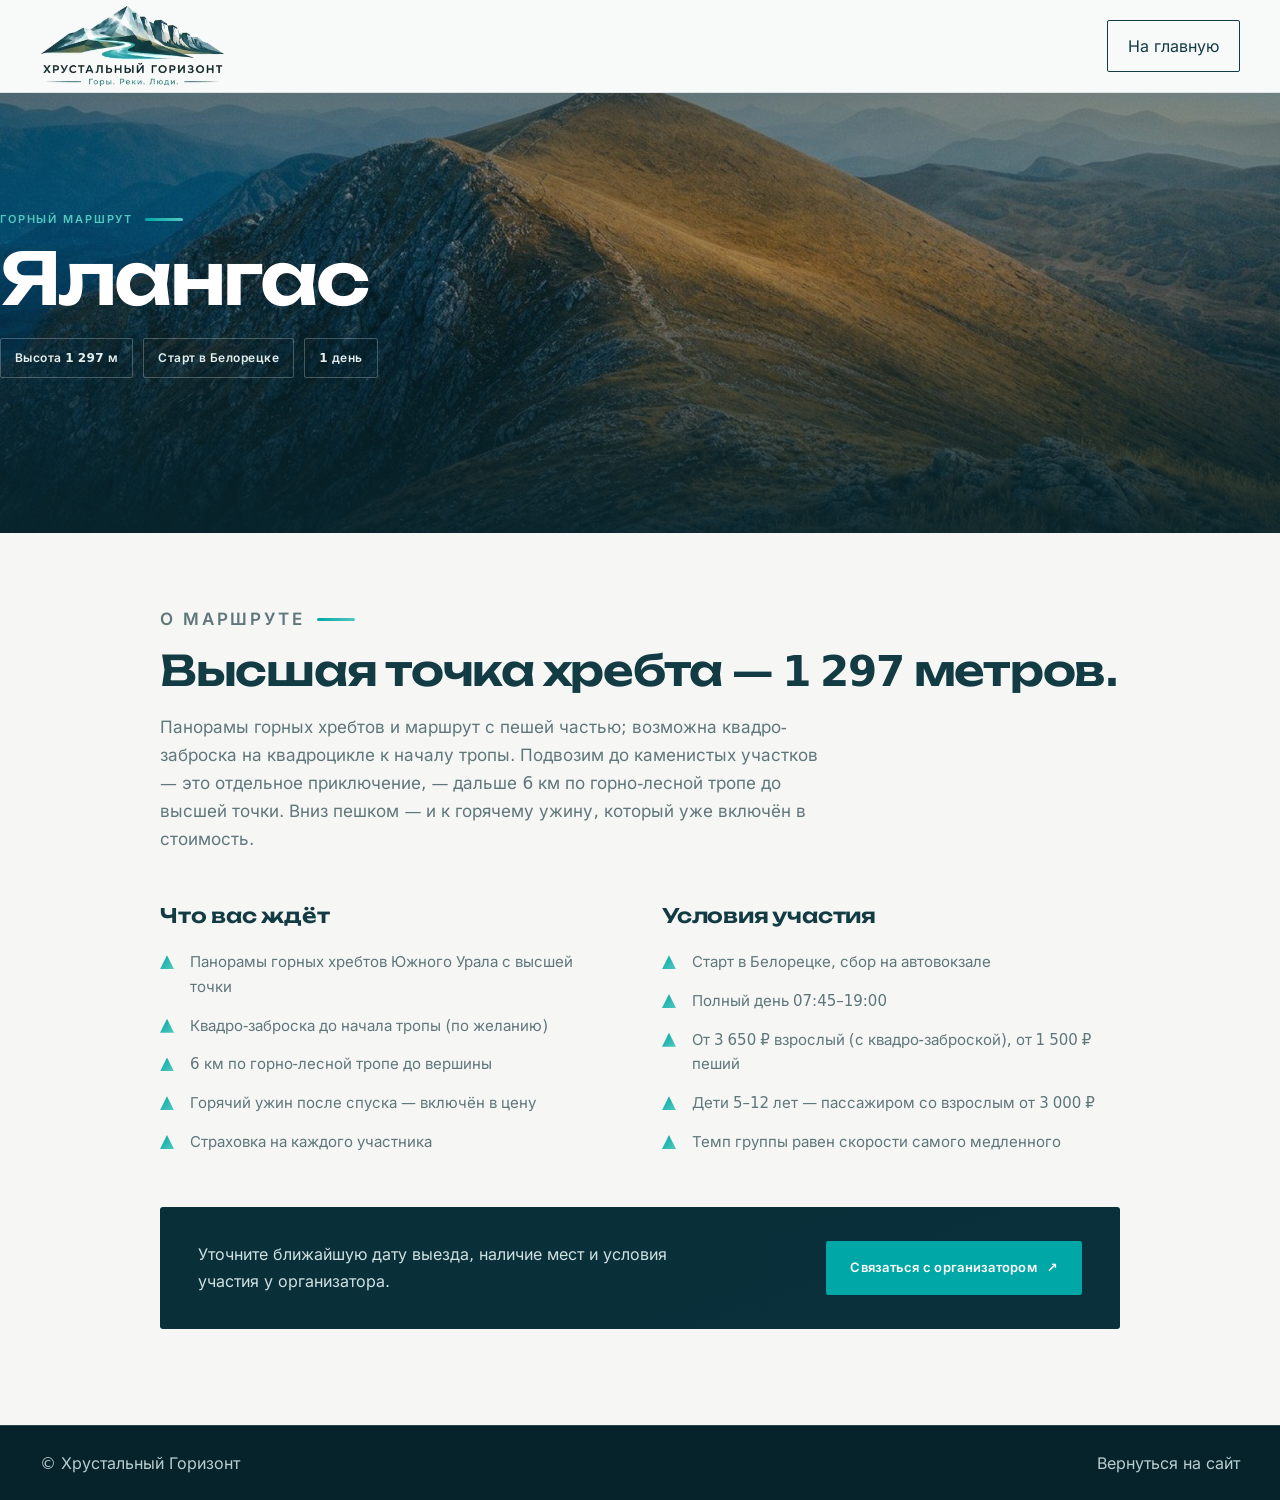
<file: pages/marshrut-yalangas.html>
<!doctype html>
<html lang="ru"><head><meta charset="utf-8"><meta name="viewport" content="width=device-width,initial-scale=1">
<title>Ялангас — маршрут · Хрустальный Горизонт</title>
<meta name="description" content="Ялангас, 1 297 м — однодневный горный маршрут из Белорецка. Панорамы хребтов, квадро-заброска и пешая часть 6 км.">
<meta name="robots" content="index,follow">
<link rel="icon" href="../assets/favicon.svg" type="image/svg+xml">
<link rel="stylesheet" href="../styles.css">
</head><body>
<header class="header"><div class="wrap header-inner">
  <a class="brand" href="../index.html"><img src="../assets/logo-approved.webp" alt="Хрустальный Горизонт"></a>
  <a class="nav-cta" href="../index.html">На главную</a>
</div></header>

<section class="route-hero" style="background-image:url('../assets/img/yalangas-ridge.jpg')">
  <div class="route-hero-overlay"></div>
  <div class="wrap route-hero-inner">
    <p class="eyebrow light">Горный маршрут</p>
    <h1>Ялангас</h1>
    <ul class="route-meta">
      <li>Высота 1 297 м</li>
      <li>Старт в Белорецке</li>
      <li>1 день</li>
    </ul>
  </div>
</section>

<main class="route-body wrap">
  <div class="route-lead">
    <p class="eyebrow">О маршруте</p>
    <h2>Высшая точка хребта — 1 297 метров.</h2>
    <p>Панорамы горных хребтов и маршрут с пешей частью; возможна квадро-заброска на квадроцикле к началу тропы. Подвозим до каменистых участков — это отдельное приключение, — дальше 6 км по горно-лесной тропе до высшей точки. Вниз пешком — и к горячему ужину, который уже включён в стоимость.</p>
  </div>
  <div class="route-cols">
    <div>
      <h3>Что вас ждёт</h3>
      <ul class="tick">
        <li>Панорамы горных хребтов Южного Урала с высшей точки</li>
        <li>Квадро-заброска до начала тропы (по желанию)</li>
        <li>6 км по горно-лесной тропе до вершины</li>
        <li>Горячий ужин после спуска — включён в цену</li>
        <li>Страховка на каждого участника</li>
      </ul>
    </div>
    <div>
      <h3>Условия участия</h3>
      <ul class="tick">
        <li>Старт в Белорецке, сбор на автовокзале</li>
        <li>Полный день 07:45–19:00</li>
        <li>От 3 650 ₽ взрослый (с квадро-заброской), от 1 500 ₽ пеший</li>
        <li>Дети 5–12 лет — пассажиром со взрослым от 3 000 ₽</li>
        <li>Темп группы равен скорости самого медленного</li>
      </ul>
    </div>
  </div>
  <div class="route-cta">
    <p>Уточните ближайшую дату выезда, наличие мест и условия участия у организатора.</p>
    <a class="btn btn-primary" href="../index.html#contacts">Связаться с организатором <span aria-hidden="true">↗</span></a>
  </div>
</main>

<footer><div class="wrap footer-inner"><span>© Хрустальный Горизонт</span><a href="../index.html">Вернуться на сайт</a></div></footer>
</body></html>
</file>
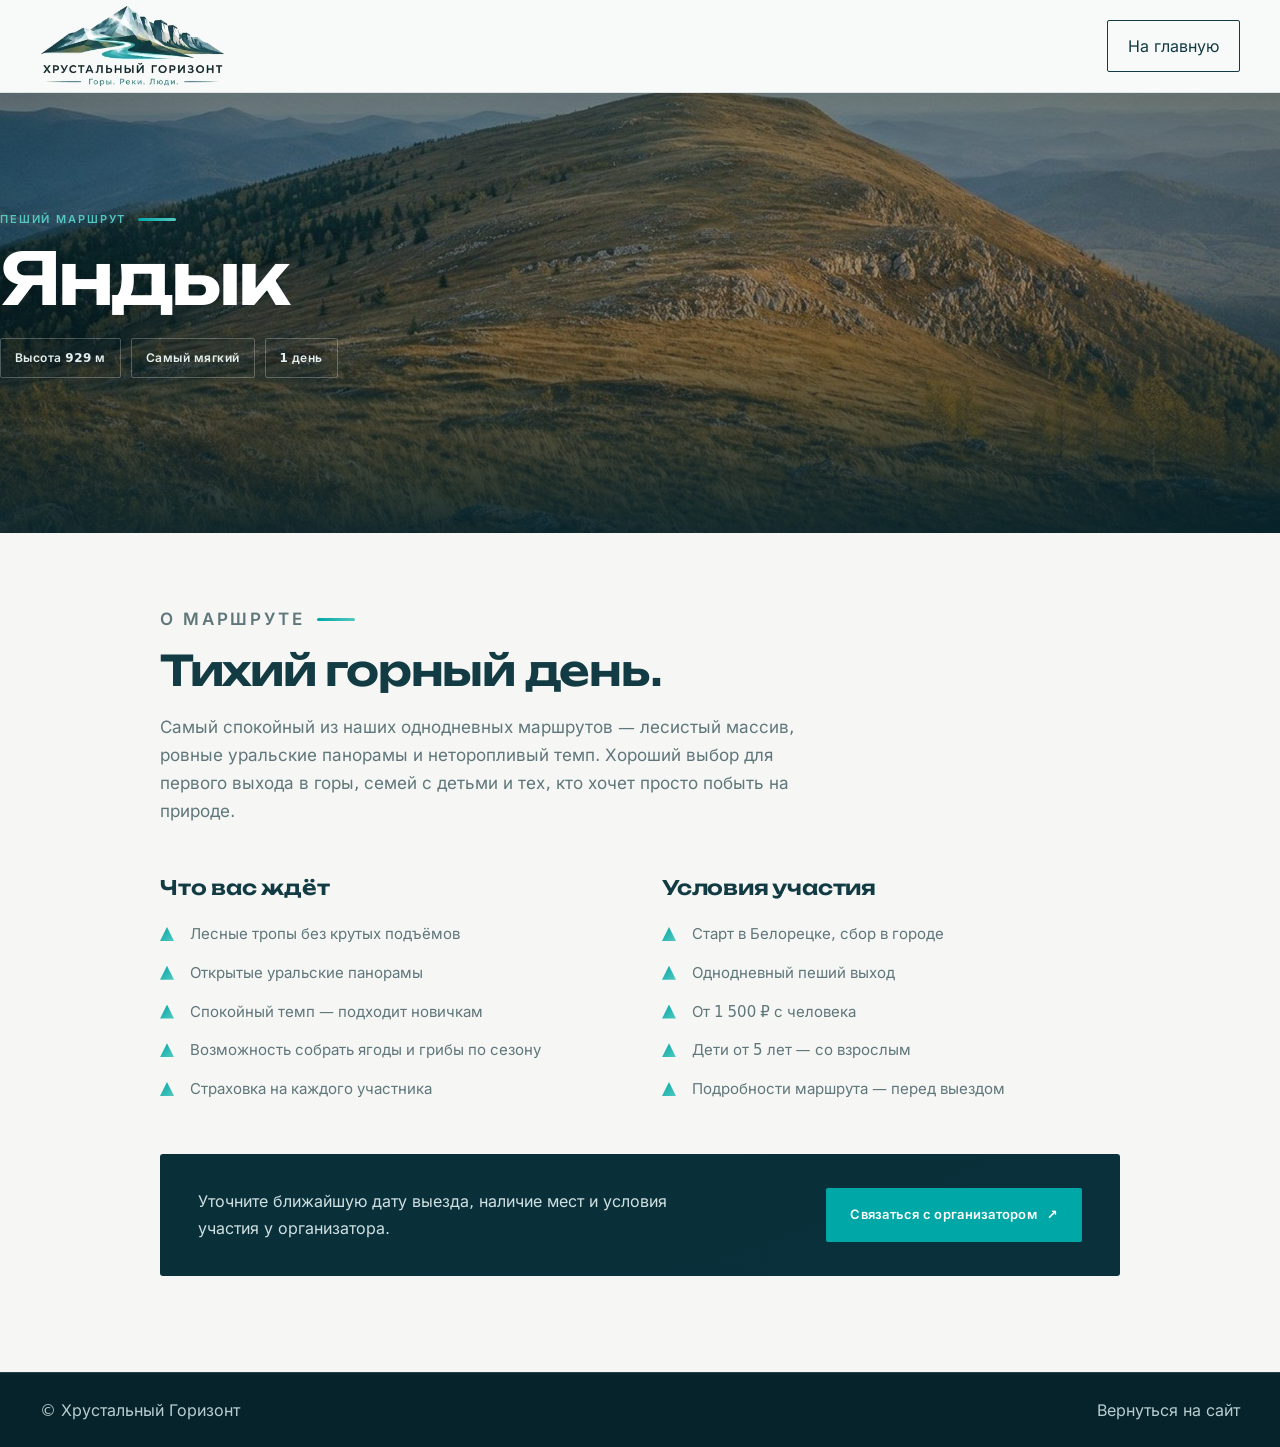
<file: pages/marshrut-yandyk.html>
<!doctype html>
<html lang="ru"><head><meta charset="utf-8"><meta name="viewport" content="width=device-width,initial-scale=1">
<title>Яндык — маршрут · Хрустальный Горизонт</title>
<meta name="description" content="Яндык, 929 м — самый мягкий однодневный пеший маршрут из Белорецка. Тихий горный день среди лесов и панорам.">
<meta name="robots" content="index,follow">
<link rel="icon" href="../assets/favicon.svg" type="image/svg+xml">
<link rel="stylesheet" href="../styles.css">
</head><body>
<header class="header"><div class="wrap header-inner">
  <a class="brand" href="../index.html"><img src="../assets/logo-approved.webp" alt="Хрустальный Горизонт"></a>
  <a class="nav-cta" href="../index.html">На главную</a>
</div></header>

<section class="route-hero" style="background-image:url('../assets/img/yandyk.jpg')">
  <div class="route-hero-overlay"></div>
  <div class="wrap route-hero-inner">
    <p class="eyebrow light">Пеший маршрут</p>
    <h1>Яндык</h1>
    <ul class="route-meta">
      <li>Высота 929 м</li>
      <li>Самый мягкий</li>
      <li>1 день</li>
    </ul>
  </div>
</section>

<main class="route-body wrap">
  <div class="route-lead">
    <p class="eyebrow">О маршруте</p>
    <h2>Тихий горный день.</h2>
    <p>Самый спокойный из наших однодневных маршрутов — лесистый массив, ровные уральские панорамы и неторопливый темп. Хороший выбор для первого выхода в горы, семей с детьми и тех, кто хочет просто побыть на природе.</p>
  </div>
  <div class="route-cols">
    <div>
      <h3>Что вас ждёт</h3>
      <ul class="tick">
        <li>Лесные тропы без крутых подъёмов</li>
        <li>Открытые уральские панорамы</li>
        <li>Спокойный темп — подходит новичкам</li>
        <li>Возможность собрать ягоды и грибы по сезону</li>
        <li>Страховка на каждого участника</li>
      </ul>
    </div>
    <div>
      <h3>Условия участия</h3>
      <ul class="tick">
        <li>Старт в Белорецке, сбор в городе</li>
        <li>Однодневный пеший выход</li>
        <li>От 1 500 ₽ с человека</li>
        <li>Дети от 5 лет — со взрослым</li>
        <li>Подробности маршрута — перед выездом</li>
      </ul>
    </div>
  </div>
  <div class="route-cta">
    <p>Уточните ближайшую дату выезда, наличие мест и условия участия у организатора.</p>
    <a class="btn btn-primary" href="../index.html#contacts">Связаться с организатором <span aria-hidden="true">↗</span></a>
  </div>
</main>

<footer><div class="wrap footer-inner"><span>© Хрустальный Горизонт</span><a href="../index.html">Вернуться на сайт</a></div></footer>
</body></html>
</file>
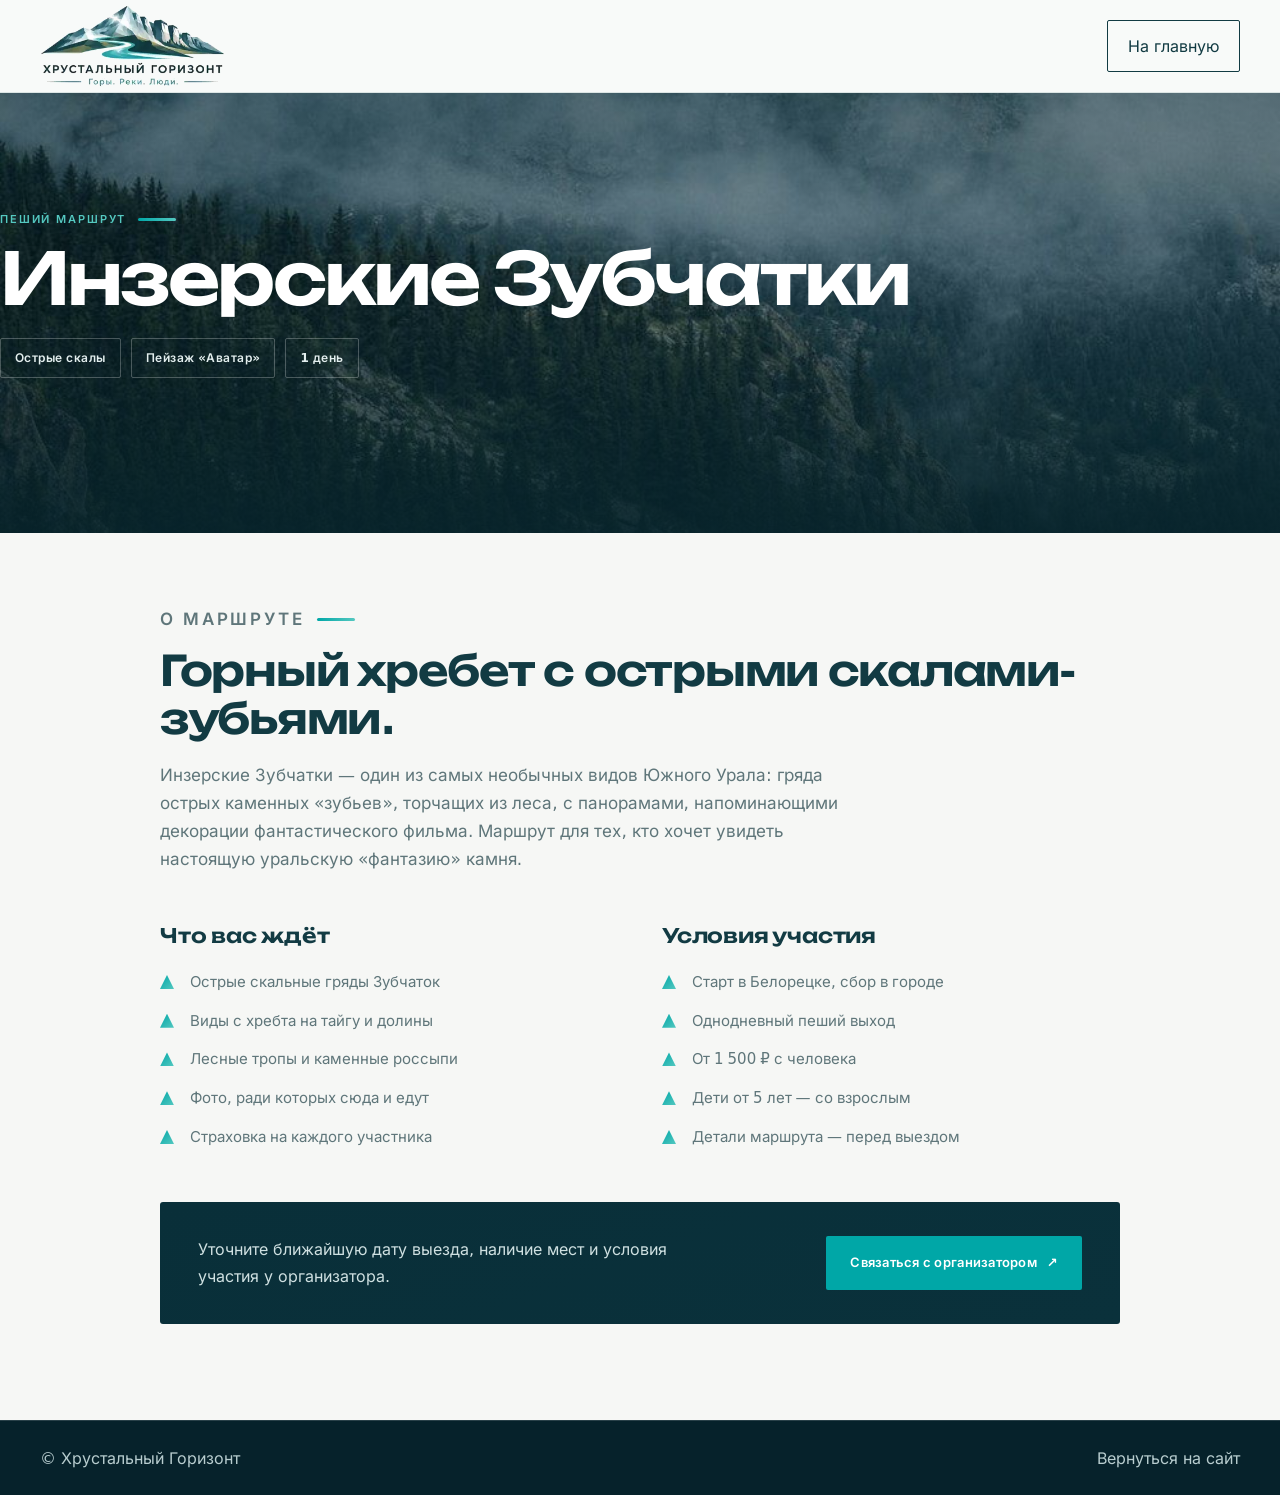
<file: pages/marshrut-zubchatki.html>
<!doctype html>
<html lang="ru"><head><meta charset="utf-8"><meta name="viewport" content="width=device-width,initial-scale=1">
<title>Инзерские Зубчатки — маршрут · Хрустальный Горизонт</title>
<meta name="description" content="Инзерские Зубчатки — горный хребет с острыми скалами-зубьями, пейзажем, напоминающим фильм «Аватар». Пеший маршрут из Белорецка.">
<meta name="robots" content="index,follow">
<link rel="icon" href="../assets/favicon.svg" type="image/svg+xml">
<link rel="stylesheet" href="../styles.css">
</head><body>
<header class="header"><div class="wrap header-inner">
  <a class="brand" href="../index.html"><img src="../assets/logo-approved.webp" alt="Хрустальный Горизонт"></a>
  <a class="nav-cta" href="../index.html">На главную</a>
</div></header>

<section class="route-hero" style="background-image:url('../assets/img/zubchatki.jpg')">
  <div class="route-hero-overlay"></div>
  <div class="wrap route-hero-inner">
    <p class="eyebrow light">Пеший маршрут</p>
    <h1>Инзерские Зубчатки</h1>
    <ul class="route-meta">
      <li>Острые скалы</li>
      <li>Пейзаж «Аватар»</li>
      <li>1 день</li>
    </ul>
  </div>
</section>

<main class="route-body wrap">
  <div class="route-lead">
    <p class="eyebrow">О маршруте</p>
    <h2>Горный хребет с острыми скалами-зубьями.</h2>
    <p>Инзерские Зубчатки — один из самых необычных видов Южного Урала: гряда острых каменных «зубьев», торчащих из леса, с панорамами, напоминающими декорации фантастического фильма. Маршрут для тех, кто хочет увидеть настоящую уральскую «фантазию» камня.</p>
  </div>
  <div class="route-cols">
    <div>
      <h3>Что вас ждёт</h3>
      <ul class="tick">
        <li>Острые скальные гряды Зубчаток</li>
        <li>Виды с хребта на тайгу и долины</li>
        <li>Лесные тропы и каменные россыпи</li>
        <li>Фото, ради которых сюда и едут</li>
        <li>Страховка на каждого участника</li>
      </ul>
    </div>
    <div>
      <h3>Условия участия</h3>
      <ul class="tick">
        <li>Старт в Белорецке, сбор в городе</li>
        <li>Однодневный пеший выход</li>
        <li>От 1 500 ₽ с человека</li>
        <li>Дети от 5 лет — со взрослым</li>
        <li>Детали маршрута — перед выездом</li>
      </ul>
    </div>
  </div>
  <div class="route-cta">
    <p>Уточните ближайшую дату выезда, наличие мест и условия участия у организатора.</p>
    <a class="btn btn-primary" href="../index.html#contacts">Связаться с организатором <span aria-hidden="true">↗</span></a>
  </div>
</main>

<footer><div class="wrap footer-inner"><span>© Хрустальный Горизонт</span><a href="../index.html">Вернуться на сайт</a></div></footer>
</body></html>
</file>
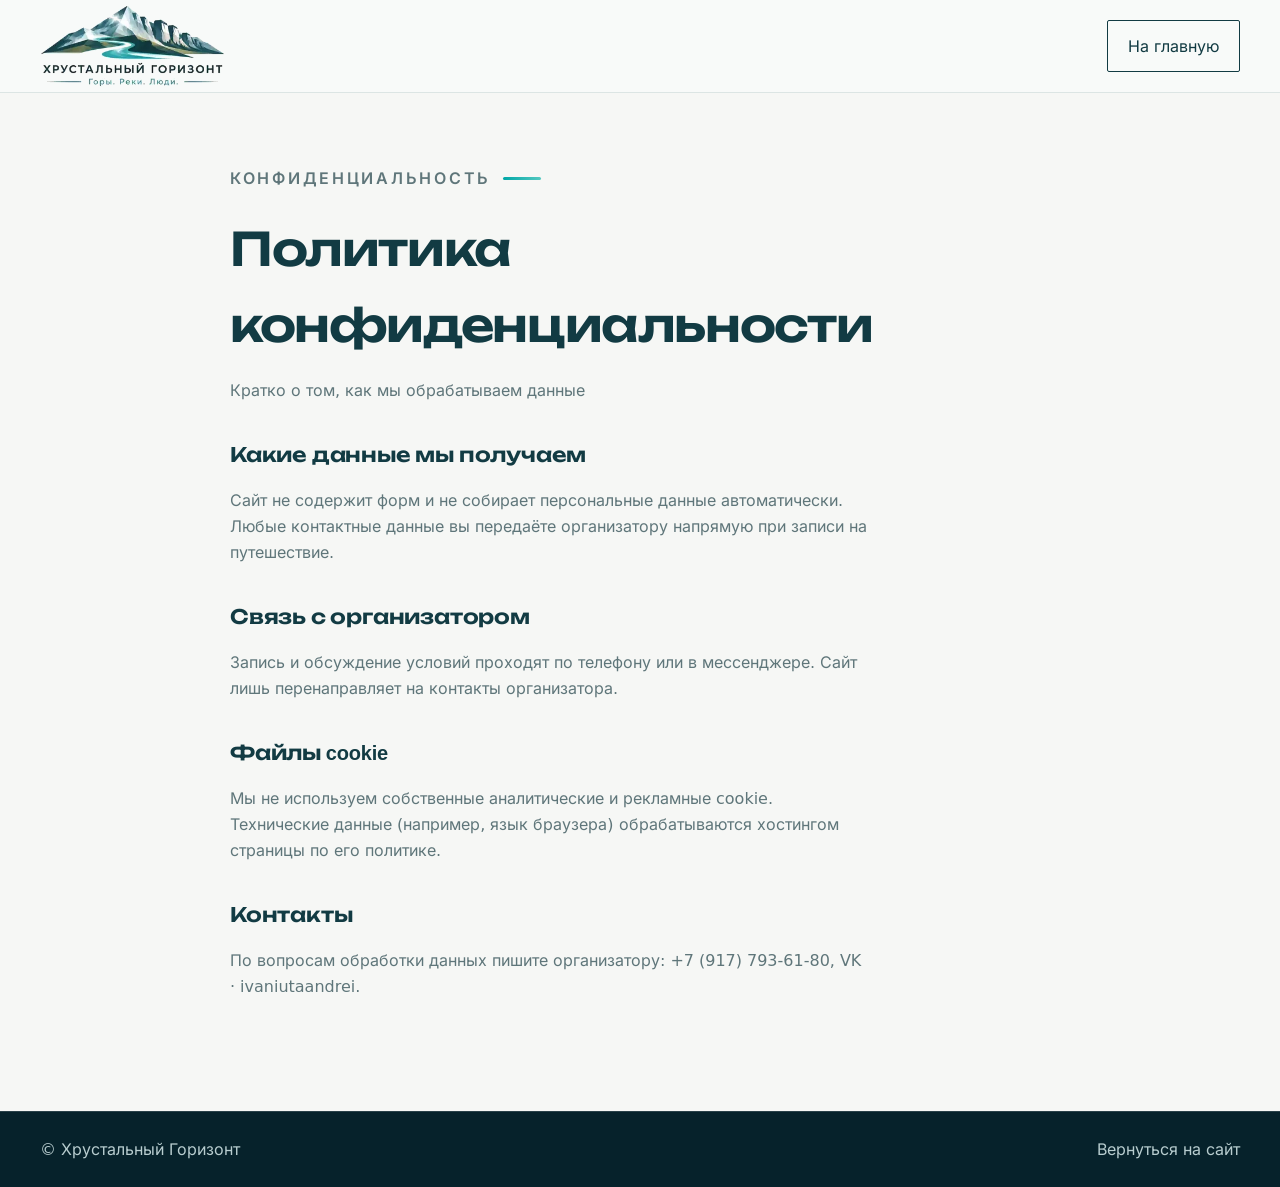
<file: pages/privacy.html>
<!doctype html>
<html lang="ru"><head><meta charset="utf-8"><meta name="viewport" content="width=device-width,initial-scale=1"><title>Политика конфиденциальности — Хрустальный Горизонт</title><meta name="robots" content="noindex,follow"><link rel="icon" href="../assets/favicon.svg" type="image/svg+xml"><link rel="stylesheet" href="../styles.css"><style>
.legal.wrap{max-width:820px;padding:72px 0 96px}
.legal h1{font-family:'Unbounded',Inter,sans-serif;font-weight:600;font-size:clamp(30px,4.5vw,46px);letter-spacing:-.03em;margin:6px 0 14px}
.legal h2{font-family:'Unbounded',Inter,sans-serif;font-weight:600;font-size:20px;margin:34px 0 8px;letter-spacing:-.01em}
.legal p{color:#5f767a;font-size:16px;max-width:640px}
.legal-updated{color:var(--muted);font-size:13px;margin:0 0 10px}
</style></head>
<body>
<header class="header"><div class="wrap header-inner"><a class="brand" href="../index.html"><img src="../assets/logo-approved.webp" alt="Хрустальный Горизонт"></a><a class="nav-cta" href="../index.html">На главную</a></div></header>
<main class="legal wrap">
<p class="eyebrow">Конфиденциальность</p>
<h1>Политика конфиденциальности</h1>
<p class="legal-updated">Кратко о том, как мы обрабатываем данные</p>
<h2>Какие данные мы получаем</h2>
<p>Сайт не содержит форм и не собирает персональные данные автоматически. Любые контактные данные вы передаёте организатору напрямую при записи на путешествие.</p>
<h2>Связь с организатором</h2>
<p>Запись и обсуждение условий проходят по телефону или в мессенджере. Сайт лишь перенаправляет на контакты организатора.</p>
<h2>Файлы cookie</h2>
<p>Мы не используем собственные аналитические и рекламные cookie. Технические данные (например, язык браузера) обрабатываются хостингом страницы по его политике.</p>
<h2>Контакты</h2>
<p>По вопросам обработки данных пишите организатору: <a href="tel:+79177936180">+7 (917) 793-61-80</a>, <a href="https://vk.ru/ivaniutaandrei" target="_blank" rel="noopener">VK · ivaniutaandrei</a>.</p>
</main>
<footer><div class="wrap footer-inner"><span>© Хрустальный Горизонт</span><a href="../index.html">Вернуться на сайт</a></div></footer>
</body></html>
</file>
<file: styles.css>
/* ===== Шрифты (локальные, как в логотипе) ===== */
@font-face{font-family:'Unbounded';src:url('assets/fonts/unbounded-cyrillic-400.woff2') format('woff2');font-weight:400;font-display:swap}
@font-face{font-family:'Unbounded';src:url('assets/fonts/unbounded-cyrillic-600.woff2') format('woff2');font-weight:600;font-display:swap}
@font-face{font-family:'Inter';src:url('assets/fonts/inter-cyrillic-400.woff2') format('woff2');font-weight:400;font-display:swap}
@font-face{font-family:'Inter';src:url('assets/fonts/inter-cyrillic-500.woff2') format('woff2');font-weight:500;font-display:swap}
@font-face{font-family:'Inter';src:url('assets/fonts/inter-cyrillic-600.woff2') format('woff2');font-weight:600;font-display:swap}

/* ===== Токены из логотипа ===== */
:root{
  --ink:#123b43;          /* тёмно-бирюзовый, как в логотипе */
  --deep:#092f39;
  --teal:#00a7a7;         /* река */
  --teal-2:#54c8c0;
  --teal-soft:#d8f3ed;
  --sand:#d7c9a6;         /* песок */
  --cream:#f4f1e8;        /* светлая крошка */
  --mist:#b7d0d0;
  --paper:#f6f7f5;
  --white:#fff;
  --muted:#6d8184;
  --line:#dbe4e3;
  --display:'Unbounded','Manrope',Inter,system-ui,Arial,sans-serif;
  --body:'Inter',system-ui,-apple-system,'Segoe UI',Arial,sans-serif;
}
*{box-sizing:border-box}
html{scroll-behavior:smooth;scroll-padding-top:104px}
body{margin:0;background:var(--paper);color:var(--ink);font-family:var(--body);font-size:16px;line-height:1.65}
a{color:inherit;text-decoration:none}
img{max-width:100%}
.wrap{width:min(1200px,calc(100% - 64px));margin:auto}
.skip{position:absolute;left:-9999px}
.skip:focus{left:16px;top:16px;background:#fff;padding:12px;z-index:99;border-radius:3px}

/* ===== Шапка ===== */
.header{position:sticky;top:0;z-index:30;background:#f8faf9ed;backdrop-filter:blur(16px);border-bottom:1px solid #dce5e4}
.header-inner{height:92px;display:flex;align-items:center;justify-content:space-between;gap:32px}
.brand{display:block;width:185px;height:86px;flex-shrink:0;overflow:hidden}
.brand img{display:block;width:100%;height:100%;object-fit:contain}
nav{display:flex;align-items:center;gap:34px;font-size:13px;font-weight:600;font-family:var(--body);letter-spacing:.01em}
nav a{transition:color .2s}
nav a:hover,.arrow-link:hover{color:var(--teal)}
.nav-cta{padding:12px 20px;border:1px solid var(--ink);border-radius:2px;transition:background .2s,color .2s}
.nav-cta:hover{background:var(--ink);color:#fff}
.menu{display:none}

/* Цитата в шапке */
.header-quote{background:linear-gradient(90deg,var(--deep),var(--ink));color:#e7f1f1}
.header-quote .wrap{padding:11px 0;border-top:1px solid #ffffff20}
.header-quote p{margin:0;font-family:var(--display);font-weight:400;font-size:13px;letter-spacing:.01em;color:#dfeeee;display:flex;align-items:baseline;gap:8px;flex-wrap:wrap}
.header-quote span{font-family:var(--body);font-weight:500;font-size:11px;letter-spacing:.08em;text-transform:uppercase;color:var(--teal-2)}
.header-quote::before{content:"";display:none}

/* ===== Hero ===== */
.hero{position:relative;min-height:700px;overflow:hidden;background:var(--deep);color:#fff}
.hero-photo,.hero-overlay,.logo-watermark{position:absolute;inset:0}
.hero-photo{background:url('assets/img/hero-ridge-light.jpg') center 42%/cover no-repeat;transform:scale(1.02)}
.hero-overlay{background:linear-gradient(90deg,rgba(7,34,42,.86) 0%,rgba(7,43,51,.6) 48%,rgba(7,43,51,.12) 100%),linear-gradient(0deg,rgba(7,36,44,.5),transparent 45%)}
/* Знак бренда как водяной элемент дизайна */
.logo-watermark{right:0;left:auto;width:60%;height:100%;opacity:.28;pointer-events:none;z-index:1}
.logo-watermark svg{width:100%;height:100%;display:block}
.hero-inner{position:relative;z-index:2;min-height:700px;display:flex;flex-direction:column;justify-content:center;align-items:flex-start;padding:60px 0 62px}
.eyebrow{margin:0 0 14px;color:var(--teal);font-size:11px;font-weight:800;letter-spacing:.17em;text-transform:uppercase;display:inline-flex;align-items:center;gap:12px}
.eyebrow::after{content:"";height:3px;width:38px;background:linear-gradient(90deg,var(--teal),var(--teal-2));border-radius:3px}
.eyebrow.light{color:var(--teal-2)}
.hero h1{font-family:var(--display);font-size:clamp(46px,6.4vw,84px);line-height:1.03;letter-spacing:-.04em;font-weight:600;margin:0 0 22px;max-width:900px;text-wrap:balance}
.hero h1 em{font-style:normal;color:var(--teal-2)}
.hero-sub{font-size:18px;line-height:1.7;color:#e3eeee;max-width:560px;margin:0 0 32px}
.hero-actions{display:flex;align-items:center;gap:28px}
.btn{display:inline-flex;align-items:center;justify-content:center;gap:10px;min-height:54px;padding:0 24px;font-size:13px;font-weight:600;letter-spacing:.02em;transition:transform .2s,background .2s;border-radius:2px}
.btn:hover{transform:translateY(-2px)}
.btn-primary{background:var(--teal);color:white}
.btn-primary:hover{background:#087f87}
.text-link{font-size:13px;border-bottom:1px solid currentColor;padding-bottom:4px}
.light-link{color:#fff}
.hero-signature{display:flex;align-items:center;gap:13px;margin-top:64px;color:#d4e5e5;font-size:11px;letter-spacing:.18em;text-transform:uppercase;font-weight:600}
.hero-signature i{height:1px;width:44px;background:var(--teal-2)}

/* ===== Разделители-гряды ===== */
.ridge{height:70px;line-height:0;background:transparent;margin-top:-1px}
.ridge svg{display:block;width:100%;height:70px}
.ridge-teal{background:var(--deep)}

/* ===== Секции ===== */
.section{padding:108px 0}
.intro{background:#fff}
.intro-grid{display:grid;grid-template-columns:1fr 2.2fr;gap:70px;align-items:start}
.intro-mark svg{width:84px;height:84px}
.intro-grid .eyebrow{padding-top:6px}
.intro h2{font-family:var(--display);font-size:clamp(32px,4vw,52px);line-height:1.14;letter-spacing:-.03em;margin:0 0 24px;font-weight:600}
.intro h2 em{font-style:normal;color:var(--teal)}
.intro-copy{max-width:700px;color:#5f767a;font-size:17px;margin:0}

.section-head{display:flex;align-items:end;justify-content:space-between;gap:45px;margin-bottom:42px}
.section-head h2{font-family:var(--display);font-size:clamp(36px,4.4vw,54px);line-height:1.06;letter-spacing:-.04em;margin:0;font-weight:600}
.section-note{max-width:400px;color:var(--muted);font-size:13px;margin:0 0 4px}

/* Маршруты */
.routes{background:#f0f4f3}
.route-grid{display:grid;grid-template-columns:repeat(3,1fr);gap:22px;align-items:stretch}
.route-card{background:white;min-width:0;position:relative;border:1px solid var(--line)}
.route-card::before{content:"";position:absolute;top:-1px;left:-1px;width:54px;height:54px;background:var(--teal);clip-path:polygon(0 0,100% 0,0 100%);z-index:3}
.route-image{height:255px;display:block;position:relative;overflow:hidden;background:#dce7e7}
.route-image img{width:100%;height:100%;object-fit:cover;display:block;transition:transform .5s}
.route-card:hover .route-image img{transform:scale(1.04)}
.image-index{position:absolute;left:22px;bottom:18px;color:white;font-size:10px;letter-spacing:.18em;text-shadow:0 1px 5px #000;font-weight:600;z-index:2}
.route-info{padding:25px 25px 29px}
.route-info .eyebrow{font-size:10px;margin-bottom:8px}
.route-info .eyebrow::after{display:none}
.route-info h3{font-family:var(--display);font-size:25px;line-height:1.2;margin:0 0 12px;letter-spacing:-.02em;font-weight:600}
.route-info p:not(.eyebrow){color:#6b7e80;font-size:13px;min-height:84px;margin:0 0 20px}
.arrow-link{display:flex;justify-content:space-between;align-items:center;border-top:1px solid var(--line);padding-top:16px;font-size:12px;font-weight:600;color:var(--ink)}

/* Сплавы */
.river-section{display:grid;grid-template-columns:1.12fr .88fr;min-height:520px;background:var(--deep);color:white}
.river-image{min-height:520px}
.river-image img{width:100%;height:100%;object-fit:cover;display:block}
.river-copy{padding:75px clamp(36px,7vw,110px);align-self:center}
.river-copy h2{font-family:var(--display);font-size:clamp(44px,5vw,68px);line-height:1.02;letter-spacing:-.04em;margin:0 0 24px;font-weight:600}
.river-copy>p:not(.eyebrow){max-width:420px;color:#c5d7d8;font-size:15px;margin:0 0 26px}
.water-list{list-style:none;padding:0;margin:0 0 32px;display:grid;gap:12px}
.water-list li{position:relative;padding-left:26px;font-size:14px;color:#d4e5e5}
.water-list li::before{content:"";position:absolute;left:0;top:9px;width:12px;height:12px;background:linear-gradient(135deg,var(--teal),var(--teal-2));clip-path:polygon(50% 0,100% 100%,0 100%);border-radius:1px}
.btn-outline{border:1px solid #8bb9bc;color:white}
.btn-outline:hover{background:#ffffff14}

/* Подход */
.values{background:#fff}
.value-grid{display:grid;grid-template-columns:repeat(3,1fr);border-top:1px solid var(--line);margin-top:54px}
.value-grid article{padding:28px 42px 12px 0;border-right:1px solid var(--line);position:relative}
.value-grid article+article{padding-left:42px}
.value-grid article:last-child{border:0}
.value-num{font-family:var(--display);color:var(--teal);font-size:14px;letter-spacing:.1em;font-weight:600}
.value-grid h3{font-family:var(--display);font-size:21px;margin:18px 0 10px;font-weight:600;letter-spacing:-.01em}
.value-grid p{font-size:13px;color:var(--muted);max-width:310px;margin:0}

/* Галерея */
.gallery{background:#edf2f1}
.gallery-grid{display:grid;grid-template-columns:repeat(3,1fr);grid-auto-rows:220px;gap:14px}
.gallery-grid figure{margin:0;overflow:hidden;background:#dce7e7}
.gallery-grid img{width:100%;height:100%;object-fit:cover;display:block;transition:transform .5s}
.gallery-grid figure:hover img{transform:scale(1.04)}
.g-tall{grid-row:span 2}

/* Контакты */
.contact-section{background:linear-gradient(160deg,var(--deep),#0a313b);color:white;padding:100px 0}
.contact-inner{display:grid;grid-template-columns:1.3fr .7fr;gap:80px;align-items:center}
.contact-inner h2{font-family:var(--display);font-size:clamp(42px,5vw,66px);line-height:1.04;letter-spacing:-.04em;margin:0 0 22px;font-weight:600}
.contact-inner>div:first-child>p:not(.eyebrow){color:#bfd2d3;max-width:480px;font-size:15px;margin:0 0 32px}
.organizer{display:flex;align-items:center;gap:16px}
.organizer img{width:64px;height:64px;border-radius:50%;object-fit:cover;border:2px solid var(--teal-2)}
.organizer-name{display:block;font-family:var(--display);font-weight:600;font-size:16px}
.organizer-role{display:block;font-size:12px;color:#9ec3c4;letter-spacing:.02em}
.contact-panel{border-left:1px solid #ffffff35;padding:10px 0 10px 42px}
.contact-label{font-size:10px;letter-spacing:.16em;text-transform:uppercase;color:var(--teal-2);font-weight:800;display:block;margin-bottom:18px}
.contact-lines{list-style:none;margin:0 0 26px;padding:0;display:grid;gap:14px}
.contact-lines a{font-family:var(--display);font-size:18px;font-weight:400;color:#eaf3f3;border-bottom:1px solid transparent;transition:border-color .2s,color .2s}
.contact-lines a:hover{border-color:var(--teal-2);color:var(--teal-2)}
.contact-doc{display:flex;justify-content:space-between;align-items:center;border-top:1px solid #ffffff35;padding-top:16px;font-size:13px;font-weight:600}
.contact-doc span{color:var(--teal-2)}

/* Подвал */
footer{background:#06222b;color:#b8cdcf;padding:24px 0;border-top:1px solid rgba(255,255,255,.14)}
.footer-inner{display:flex;align-items:center;justify-content:space-between;gap:30px}
.footer-brand img{display:block;width:230px;height:90px;object-fit:contain}
.footer-links{display:flex;align-items:center;gap:25px;font-size:10px;letter-spacing:.04em}
.footer-links a:hover{color:white}

/* ===== Адаптив ===== */
@media(max-width:900px){
  .wrap{width:calc(100% - 40px)}
  .header-inner{height:82px}.brand{width:165px;height:76px}
  .header-quote p{font-size:11px}
  nav{gap:17px;font-size:12px}
  .route-grid{grid-template-columns:1fr 1fr}.route-large{grid-column:span 2}.route-large .route-image{height:300px}
  .intro-grid{gap:30px}.section{padding:82px 0}
  .river-copy{padding:50px 38px}
  .gallery-grid{grid-template-columns:repeat(2,1fr)}
  .g-wide{grid-column:span 2}
}
@media(max-width:640px){
  html{scroll-padding-top:104px}
  .wrap{width:calc(100% - 36px)}
  .header-inner{height:74px}.brand{width:165px;height:66px}
  .header-quote .wrap{padding:8px 0}
  .header-quote p{font-size:10.5px;gap:6px}
  .header-quote span{font-size:9px}
  .menu{display:flex;align-items:center;gap:12px;margin-left:auto;border:1px solid var(--line);background:transparent;color:var(--ink);padding:9px 13px;border-radius:2px;font:600 12px var(--body)}
  .header nav{display:none;position:absolute;top:74px;left:0;right:0;background:#f8faf9;padding:16px 22px 22px;box-shadow:0 12px 22px #092f391a;flex-direction:column;align-items:stretch;gap:0}
  .header nav.open{display:flex}
  .header nav a{padding:13px 0;border-bottom:1px solid var(--line)}
  .header nav .nav-cta{border:0;padding:13px 0}
  .hero,.hero-inner{min-height:640px}
  .hero-photo{background-position:58% center}
  .hero-overlay{background:linear-gradient(90deg,#062a34e8,#062a348c 72%,#062a3440),linear-gradient(0deg,#062a34aa,transparent 65%)}
  .hero-inner{padding-top:38px;padding-bottom:34px}
  .hero h1{font-size:clamp(42px,12.5vw,64px)}
  .hero-actions{align-items:flex-start;flex-direction:column;gap:17px}
  .hero-signature{margin-top:48px}
  .section{padding:66px 0}
  .intro-grid{grid-template-columns:1fr;gap:18px}
  .intro-grid .eyebrow{padding:0}
  .intro h2{font-size:32px}
  .section-head{display:block;margin-bottom:28px}
  .section-head h2{font-size:36px}
  .section-note{margin-top:14px}
  .route-grid{grid-template-columns:1fr;gap:18px}
  .route-large{grid-column:auto}
  .route-image,.route-large .route-image{height:240px}
  .route-info{padding:22px}
  .route-info p:not(.eyebrow){min-height:0}
  .river-section{grid-template-columns:1fr}
  .river-image{min-height:240px;height:240px}
  .river-copy{padding:45px 24px 54px}
  .river-copy h2{font-size:46px}
  .value-grid{grid-template-columns:1fr;margin-top:30px}
  .value-grid article,.value-grid article+article{padding:22px 0;border-right:0;border-bottom:1px solid var(--line)}
  .value-grid article:last-child{border-bottom:0}
  .gallery-grid{grid-template-columns:1fr 1fr;grid-auto-rows:150px}
  .contact-section{padding:68px 0}
  .contact-inner{grid-template-columns:1fr;gap:28px}
  .contact-inner h2{font-size:42px}
  .contact-panel{border-left:0;border-top:1px solid #ffffff35;padding:22px 0 0}
  .footer-inner{align-items:flex-start;flex-direction:column}
  .footer-links{align-items:flex-start;flex-direction:column;gap:8px}
  .footer-brand img{width:145px;height:60px}
}
@media(prefers-reduced-motion:reduce){*{scroll-behavior:auto!important;transition:none!important;animation:none!important}}

/* ===== Страницы маршрутов ===== */
.route-hero{position:relative;min-height:440px;display:flex;align-items:flex-end;overflow:hidden;background:var(--deep) center/cover no-repeat;color:#fff}
.route-hero-overlay{position:absolute;inset:0;background:linear-gradient(0deg,rgba(7,36,44,.92),rgba(7,43,51,.35) 60%,rgba(7,43,51,.55))}
.route-hero-inner{position:relative;z-index:1;width:100%;padding:0 0 44px}
.route-hero h1{font-family:var(--display);font-weight:600;font-size:clamp(40px,6vw,72px);line-height:1.02;letter-spacing:-.04em;margin:0 0 22px}
.route-meta{list-style:none;display:flex;flex-wrap:wrap;gap:10px;margin:0;padding:0}
.route-meta li{font-size:12px;font-weight:600;letter-spacing:.04em;padding:9px 14px;border:1px solid #ffffff40;border-radius:2px;color:#e3eeee}
.route-body{padding:72px 0 96px;max-width:960px}
.route-lead h2{font-family:var(--display);font-weight:600;font-size:clamp(28px,3.6vw,42px);letter-spacing:-.03em;line-height:1.14;margin:0 0 18px}
.route-lead p{color:#5f767a;font-size:17px;max-width:680px}
.route-cols{display:grid;grid-template-columns:1fr 1fr;gap:44px;margin:46px 0 0}
.route-cols h3{font-family:var(--display);font-weight:600;font-size:20px;letter-spacing:-.01em;margin:0 0 18px}
.tick{list-style:none;margin:0;padding:0;display:grid;gap:14px}
.tick li{position:relative;padding-left:30px;font-size:15px;color:#5f767a}
.tick li::before{content:"";position:absolute;left:0;top:5px;width:14px;height:14px;background:linear-gradient(135deg,var(--teal),var(--teal-2));clip-path:polygon(50% 0,100% 100%,0 100%)}
.route-cta{margin-top:52px;padding:34px 38px;background:linear-gradient(160deg,var(--deep),#0a313b);color:#fff;border-radius:3px;display:flex;align-items:center;justify-content:space-between;gap:30px;flex-wrap:wrap}
.route-cta p{margin:0;max-width:520px;color:#cfe0e1;font-size:16px}
.route-cta .btn{white-space:nowrap}

@media(max-width:640px){
  .route-hero{min-height:340px}
  .route-body{padding:52px 0 70px}
  .route-cols{grid-template-columns:1fr;gap:30px}
  .route-cta{padding:26px 24px;flex-direction:column;align-items:flex-start}
}
</file>
